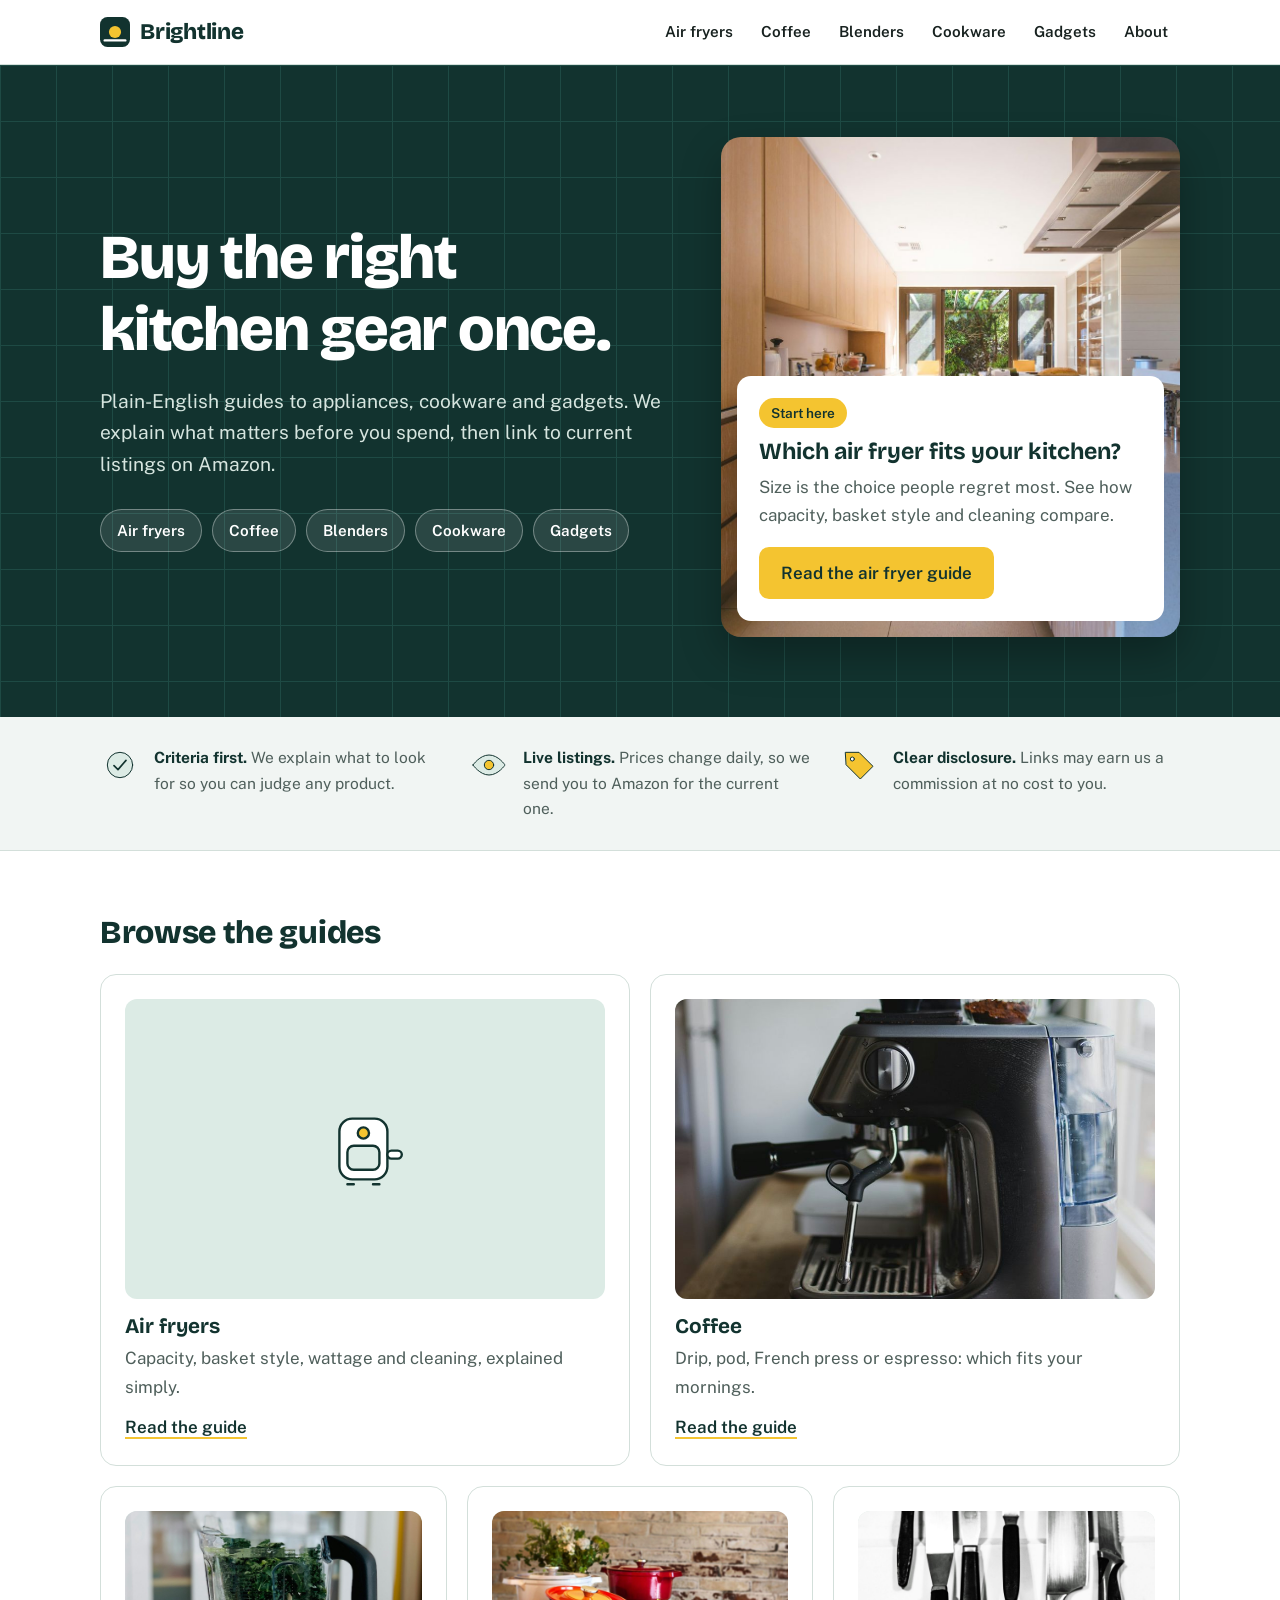
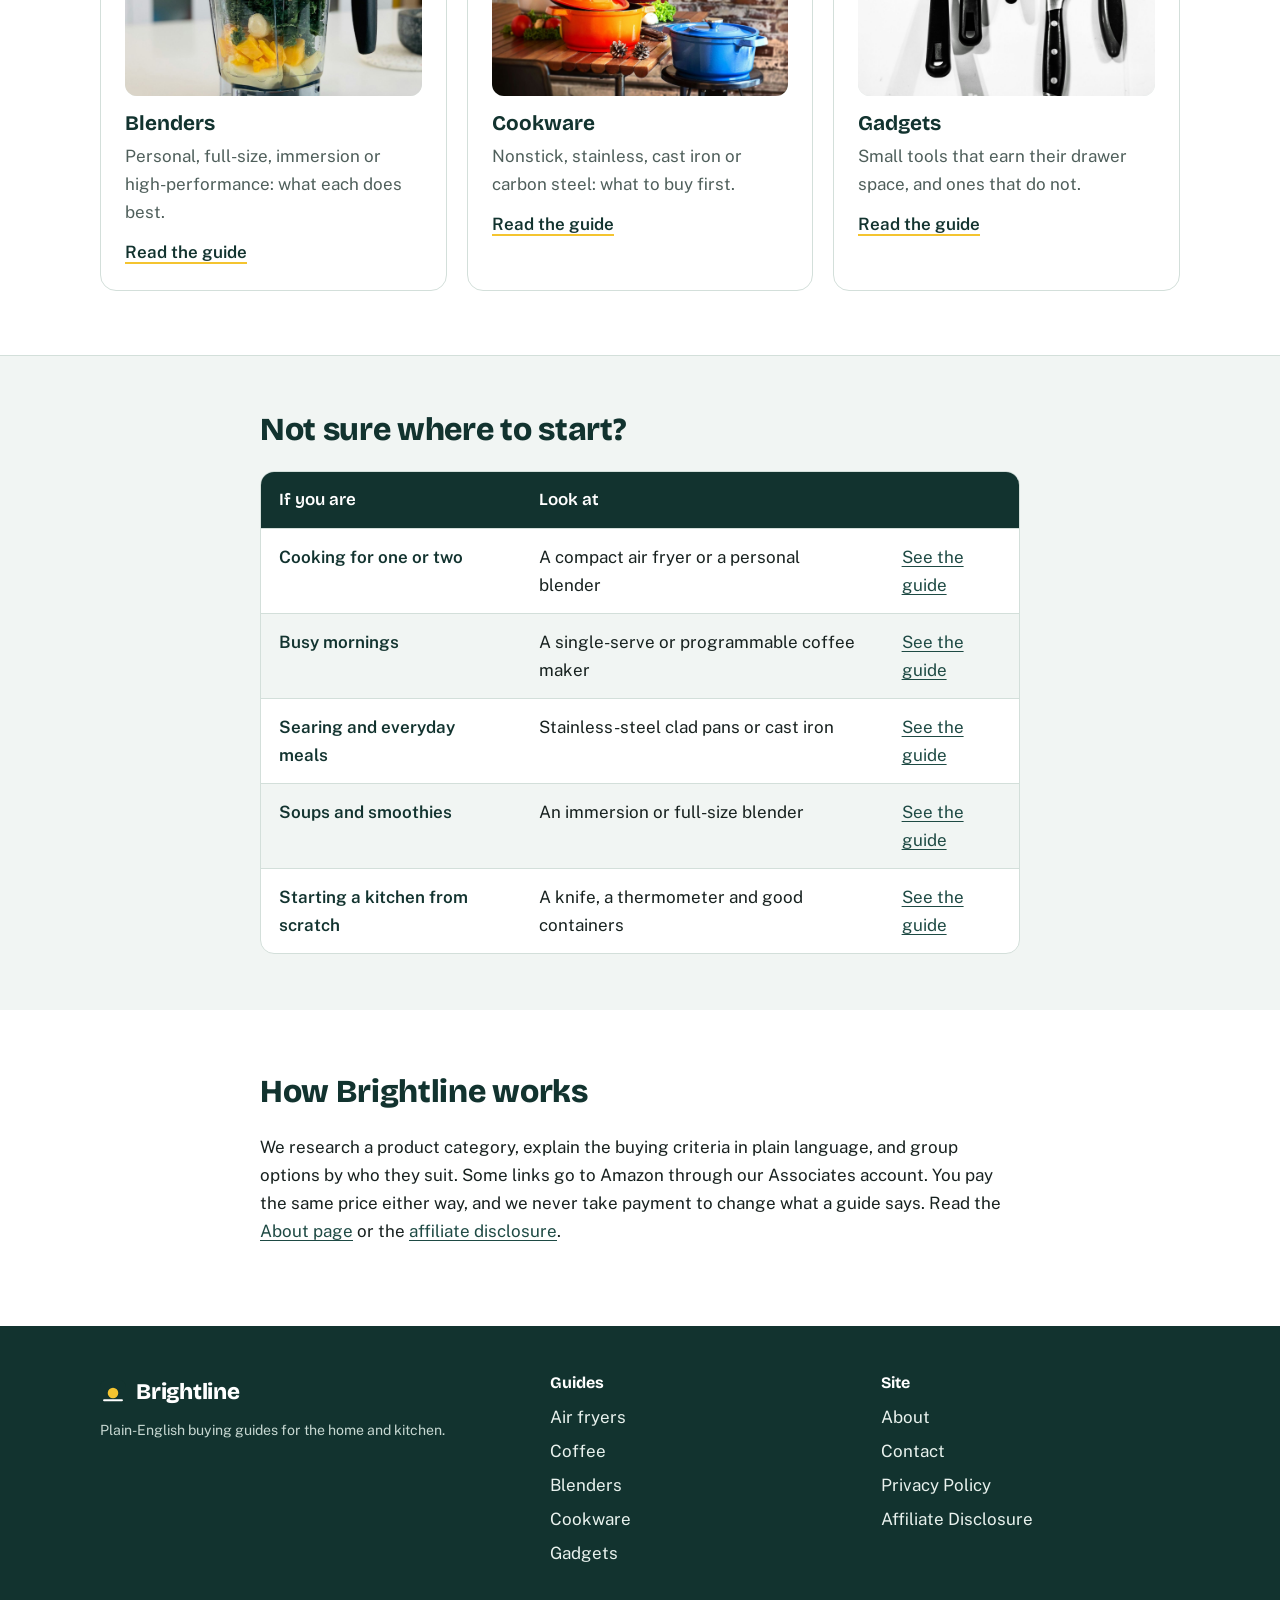
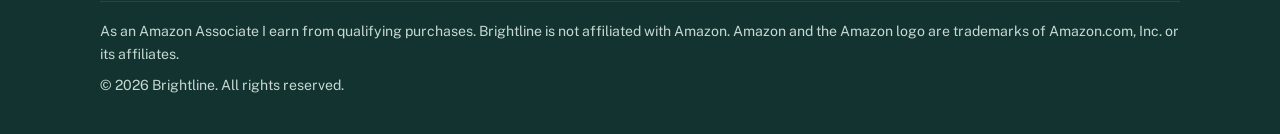
<file: index.html>
<!DOCTYPE html>
<html lang="en">
<head>
<meta charset="UTF-8">
<meta name="viewport" content="width=device-width, initial-scale=1">
<title>Brightline | Home and Kitchen Buying Guides</title>
<meta name="description" content="Brightline publishes plain-English buying guides for kitchen appliances, cookware and gadgets so you can choose with confidence.">
<link rel="icon" href="assets/favicon.svg" type="image/svg+xml">
<link rel="preconnect" href="https://fonts.googleapis.com"><link rel="preconnect" href="https://fonts.gstatic.com" crossorigin><link href="https://fonts.googleapis.com/css2?family=Bricolage+Grotesque:opsz,wght@12..96,600;12..96,800&amp;family=Public+Sans:wght@400;600&amp;display=swap" rel="stylesheet">
<link rel="stylesheet" href="style.css">
</head>
<body>
<header class="site"><div class="wrap bar">
<a class="brand" href="index.html"><img src="assets/favicon.svg" alt="" width="30" height="30"><span>Brightline</span></a>
<nav aria-label="Main"><a href="air-fryers.html">Air fryers</a><a href="coffee-makers.html">Coffee</a><a href="blenders.html">Blenders</a><a href="cookware.html">Cookware</a><a href="kitchen-gadgets.html">Gadgets</a><a href="about.html">About</a></nav>
</div></header>
<main>
<section class="hero"><div class="wrap herogrid">
<div class="herotext">
<h1>Buy the right kitchen gear once.</h1>
<p class="lede">Plain-English guides to appliances, cookware and gadgets. We explain what matters before you spend, then link to current listings on Amazon.</p>
<div class="chips" role="list"><a role="listitem" href="air-fryers.html">Air fryers</a><a role="listitem" href="coffee-makers.html">Coffee</a><a role="listitem" href="blenders.html">Blenders</a><a role="listitem" href="cookware.html">Cookware</a><a role="listitem" href="kitchen-gadgets.html">Gadgets</a></div>
</div>
<aside class="spot" aria-label="Featured guide">
<img src="assets/img/kitchen.jpg" alt="A bright kitchen with wooden cabinets and a stone-topped island">
<div class="spotcap"><span class="badge">Start here</span>
<h2>Which air fryer fits your kitchen?</h2>
<p>Size is the choice people regret most. See how capacity, basket style and cleaning compare.</p>
<a class="btn" href="air-fryers.html">Read the air fryer guide</a></div>
</aside>
</div></section>
<section class="trust"><div class="wrap trustgrid">
<div><img src="assets/icon-check.svg" alt="" width="40" height="40"><p><strong>Criteria first.</strong> We explain what to look for so you can judge any product.</p></div>
<div><img src="assets/icon-eye.svg" alt="" width="40" height="40"><p><strong>Live listings.</strong> Prices change daily, so we send you to Amazon for the current one.</p></div>
<div><img src="assets/icon-tag.svg" alt="" width="40" height="40"><p><strong>Clear disclosure.</strong> Links may earn us a commission at no cost to you.</p></div>
</div></section>
<section class="pad"><div class="wrap"><h2 class="sec">Browse the guides</h2><div class="gcards five"><a class="gcard" href="air-fryers.html"><div class="gmedia icon"><img src="assets/icon-airfryer.svg" alt="" width="96" height="96"></div><h3>Air fryers</h3><p>Capacity, basket style, wattage and cleaning, explained simply.</p><span class="more">Read the guide</span></a><a class="gcard" href="coffee-makers.html"><div class="gmedia"><img src="assets/img/coffee.jpg" alt="An espresso machine on a wooden counter" loading="lazy" style="object-position:50% 60%"></div><h3>Coffee</h3><p>Drip, pod, French press or espresso: which fits your mornings.</p><span class="more">Read the guide</span></a><a class="gcard" href="blenders.html"><div class="gmedia"><img src="assets/img/blender.jpg" alt="A blender jar filled with kale and fruit" loading="lazy" style="object-position:50% 55%"></div><h3>Blenders</h3><p>Personal, full-size, immersion or high-performance: what each does best.</p><span class="more">Read the guide</span></a><a class="gcard" href="cookware.html"><div class="gmedia"><img src="assets/img/dutch-ovens.jpg" alt="Colorful enameled cast-iron pots" loading="lazy" style="object-position:50% 60%"></div><h3>Cookware</h3><p>Nonstick, stainless, cast iron or carbon steel: what to buy first.</p><span class="more">Read the guide</span></a><a class="gcard" href="kitchen-gadgets.html"><div class="gmedia"><img src="assets/img/knives.jpg" alt="Kitchen knives and spatulas on a rack" loading="lazy" style="object-position:75% 45%"></div><h3>Gadgets</h3><p>Small tools that earn their drawer space, and ones that do not.</p><span class="more">Read the guide</span></a></div></div></section>
<section class="band"><div class="wrap narrow"><h2 class="sec">Not sure where to start?</h2>
<div class="tablewrap"><table><thead><tr><th scope="col">If you are</th><th scope="col">Look at</th><th scope="col"><span class="sr">Link</span></th></tr></thead><tbody><tr><th scope="row">Cooking for one or two</th><td>A compact air fryer or a personal blender</td><td><a href="air-fryers.html">See the guide</a></td></tr><tr><th scope="row">Busy mornings</th><td>A single-serve or programmable coffee maker</td><td><a href="coffee-makers.html">See the guide</a></td></tr><tr><th scope="row">Searing and everyday meals</th><td>Stainless-steel clad pans or cast iron</td><td><a href="cookware.html">See the guide</a></td></tr><tr><th scope="row">Soups and smoothies</th><td>An immersion or full-size blender</td><td><a href="blenders.html">See the guide</a></td></tr><tr><th scope="row">Starting a kitchen from scratch</th><td>A knife, a thermometer and good containers</td><td><a href="kitchen-gadgets.html">See the guide</a></td></tr></tbody></table></div>
</div></section>
<section class="pad"><div class="wrap narrow"><h2 class="sec">How Brightline works</h2>
<p>We research a product category, explain the buying criteria in plain language, and group options by who they suit. Some links go to Amazon through our Associates account. You pay the same price either way, and we never take payment to change what a guide says. Read the <a href="about.html">About page</a> or the <a href="disclosure.html">affiliate disclosure</a>.</p></div></section>
</main><footer class="site"><div class="wrap">
<div class="fcols">
<div><a class="brand light" href="index.html"><img src="assets/favicon.svg" alt="" width="26" height="26"><span>Brightline</span></a>
<p class="fine">Plain-English buying guides for the home and kitchen.</p></div>
<div><h2>Guides</h2><ul><li><a href="air-fryers.html">Air fryers</a></li><li><a href="coffee-makers.html">Coffee</a></li><li><a href="blenders.html">Blenders</a></li><li><a href="cookware.html">Cookware</a></li><li><a href="kitchen-gadgets.html">Gadgets</a></li></ul></div>
<div><h2>Site</h2><ul><li><a href="about.html">About</a></li><li><a href="contact.html">Contact</a></li><li><a href="privacy.html">Privacy Policy</a></li><li><a href="disclosure.html">Affiliate Disclosure</a></li></ul></div>
</div>
<p class="fine disc">As an Amazon Associate I earn from qualifying purchases. Brightline is not affiliated with Amazon. Amazon and the Amazon logo are trademarks of Amazon.com, Inc. or its affiliates.</p>
<p class="fine">&copy; 2026 Brightline. All rights reserved.</p>
</div></footer>
</body>
</html>
</file>
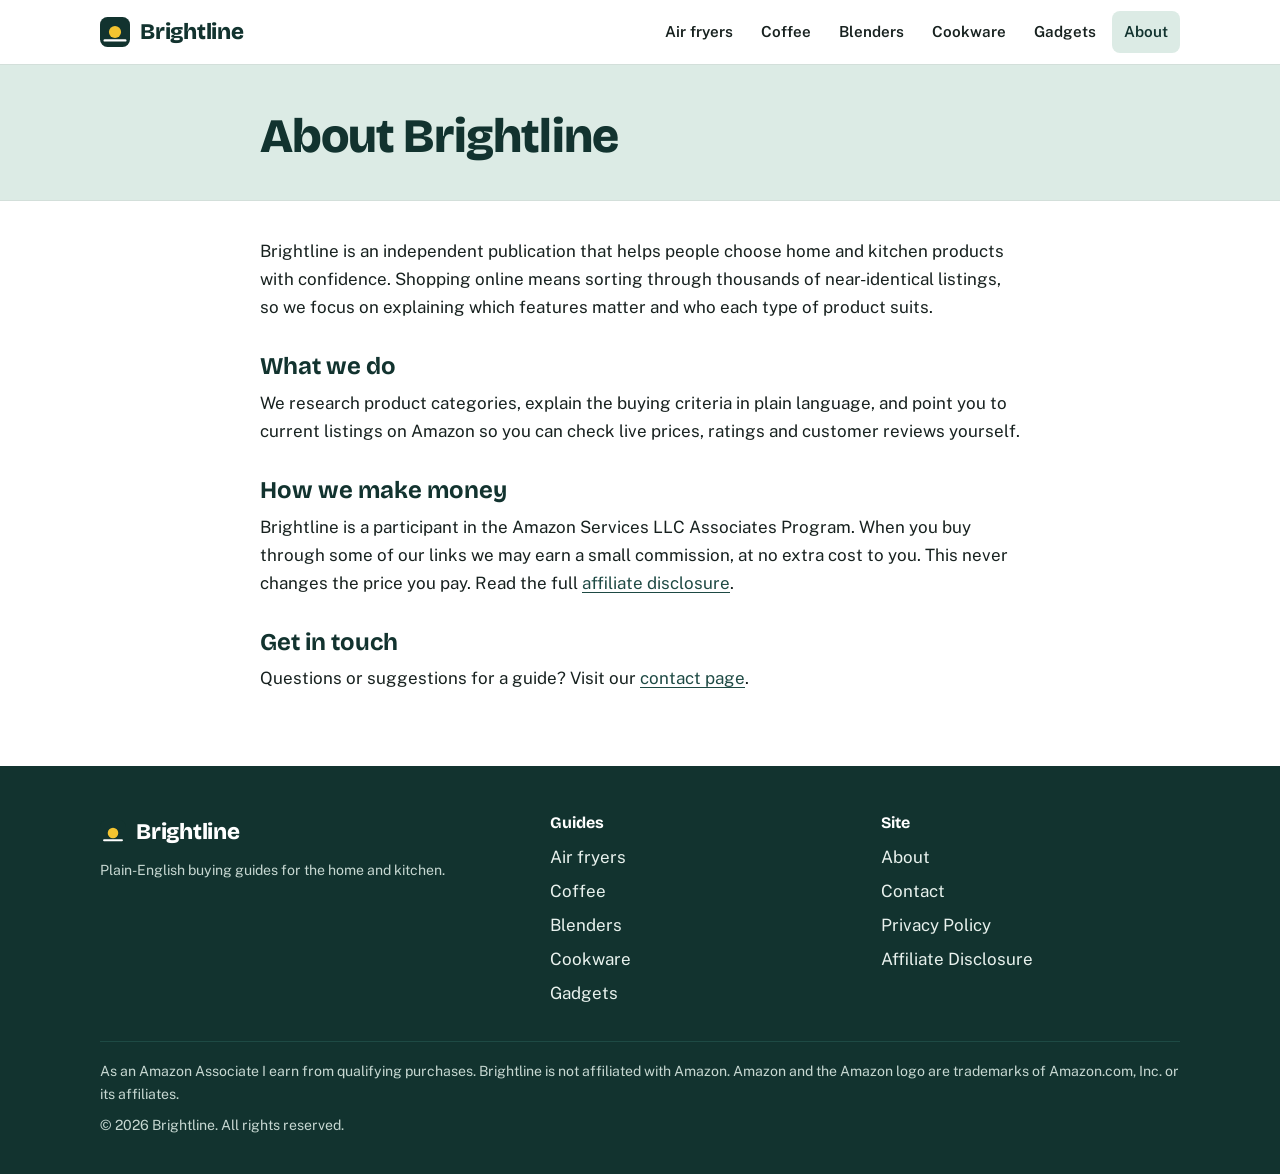
<file: about.html>
<!DOCTYPE html>
<html lang="en">
<head>
<meta charset="UTF-8">
<meta name="viewport" content="width=device-width, initial-scale=1">
<title>About Brightline | Brightline</title>
<meta name="description" content="About Brightline and how we write our home and kitchen buying guides.">
<link rel="icon" href="assets/favicon.svg" type="image/svg+xml">
<link rel="preconnect" href="https://fonts.googleapis.com"><link rel="preconnect" href="https://fonts.gstatic.com" crossorigin><link href="https://fonts.googleapis.com/css2?family=Bricolage+Grotesque:opsz,wght@12..96,600;12..96,800&amp;family=Public+Sans:wght@400;600&amp;display=swap" rel="stylesheet">
<link rel="stylesheet" href="style.css">
</head>
<body>
<header class="site"><div class="wrap bar">
<a class="brand" href="index.html"><img src="assets/favicon.svg" alt="" width="30" height="30"><span>Brightline</span></a>
<nav aria-label="Main"><a href="air-fryers.html">Air fryers</a><a href="coffee-makers.html">Coffee</a><a href="blenders.html">Blenders</a><a href="cookware.html">Cookware</a><a href="kitchen-gadgets.html">Gadgets</a><a href="about.html" aria-current="page">About</a></nav>
</div></header>
<main><div class="guide-head"><div class="wrap narrow"><h1>About Brightline</h1></div></div><div class="wrap narrow prose">
<p>Brightline is an independent publication that helps people choose home and kitchen products with confidence. Shopping online means sorting through thousands of near-identical listings, so we focus on explaining which features matter and who each type of product suits.</p>
<h2>What we do</h2>
<p>We research product categories, explain the buying criteria in plain language, and point you to current listings on Amazon so you can check live prices, ratings and customer reviews yourself.</p>
<h2>How we make money</h2>
<p>Brightline is a participant in the Amazon Services LLC Associates Program. When you buy through some of our links we may earn a small commission, at no extra cost to you. This never changes the price you pay. Read the full <a href="disclosure.html">affiliate disclosure</a>.</p>
<h2>Get in touch</h2>
<p>Questions or suggestions for a guide? Visit our <a href="contact.html">contact page</a>.</p></div></main><footer class="site"><div class="wrap">
<div class="fcols">
<div><a class="brand light" href="index.html"><img src="assets/favicon.svg" alt="" width="26" height="26"><span>Brightline</span></a>
<p class="fine">Plain-English buying guides for the home and kitchen.</p></div>
<div><h2>Guides</h2><ul><li><a href="air-fryers.html">Air fryers</a></li><li><a href="coffee-makers.html">Coffee</a></li><li><a href="blenders.html">Blenders</a></li><li><a href="cookware.html">Cookware</a></li><li><a href="kitchen-gadgets.html">Gadgets</a></li></ul></div>
<div><h2>Site</h2><ul><li><a href="about.html">About</a></li><li><a href="contact.html">Contact</a></li><li><a href="privacy.html">Privacy Policy</a></li><li><a href="disclosure.html">Affiliate Disclosure</a></li></ul></div>
</div>
<p class="fine disc">As an Amazon Associate I earn from qualifying purchases. Brightline is not affiliated with Amazon. Amazon and the Amazon logo are trademarks of Amazon.com, Inc. or its affiliates.</p>
<p class="fine">&copy; 2026 Brightline. All rights reserved.</p>
</div></footer>
</body>
</html>
</file>
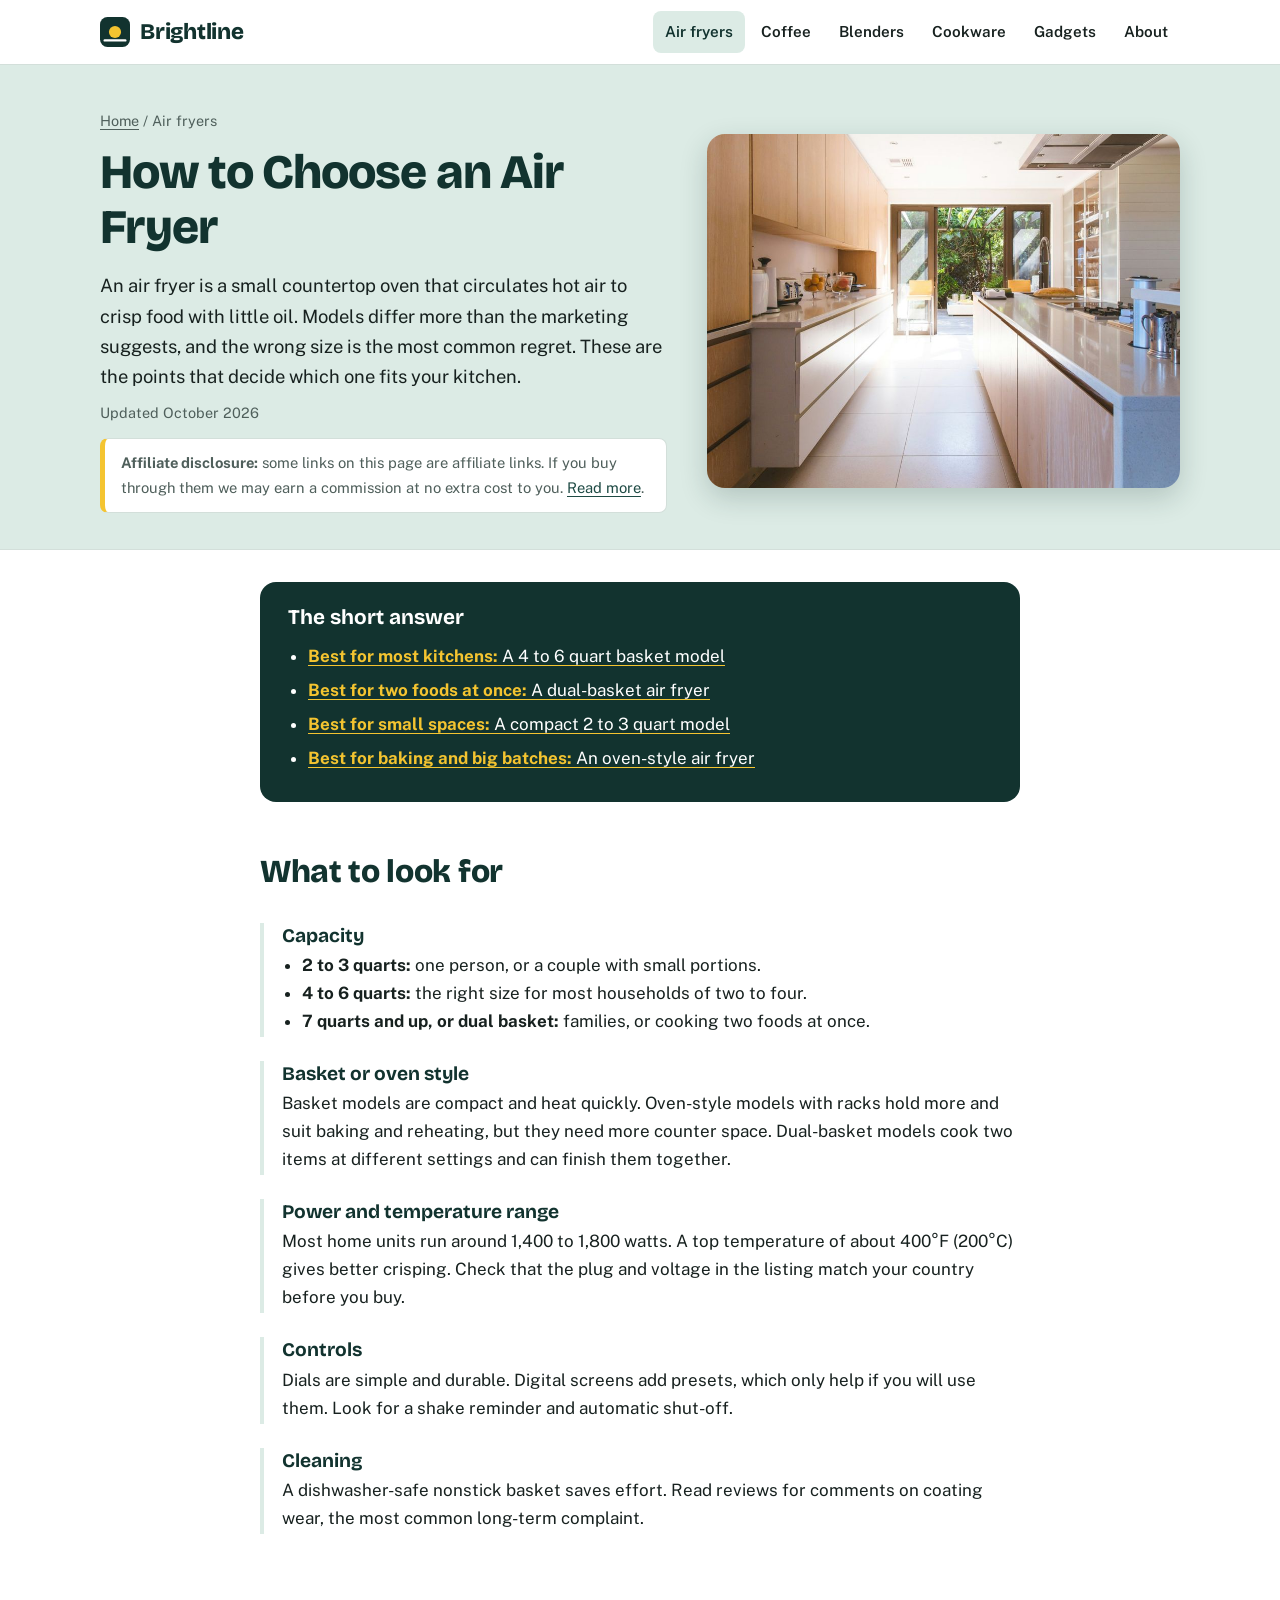
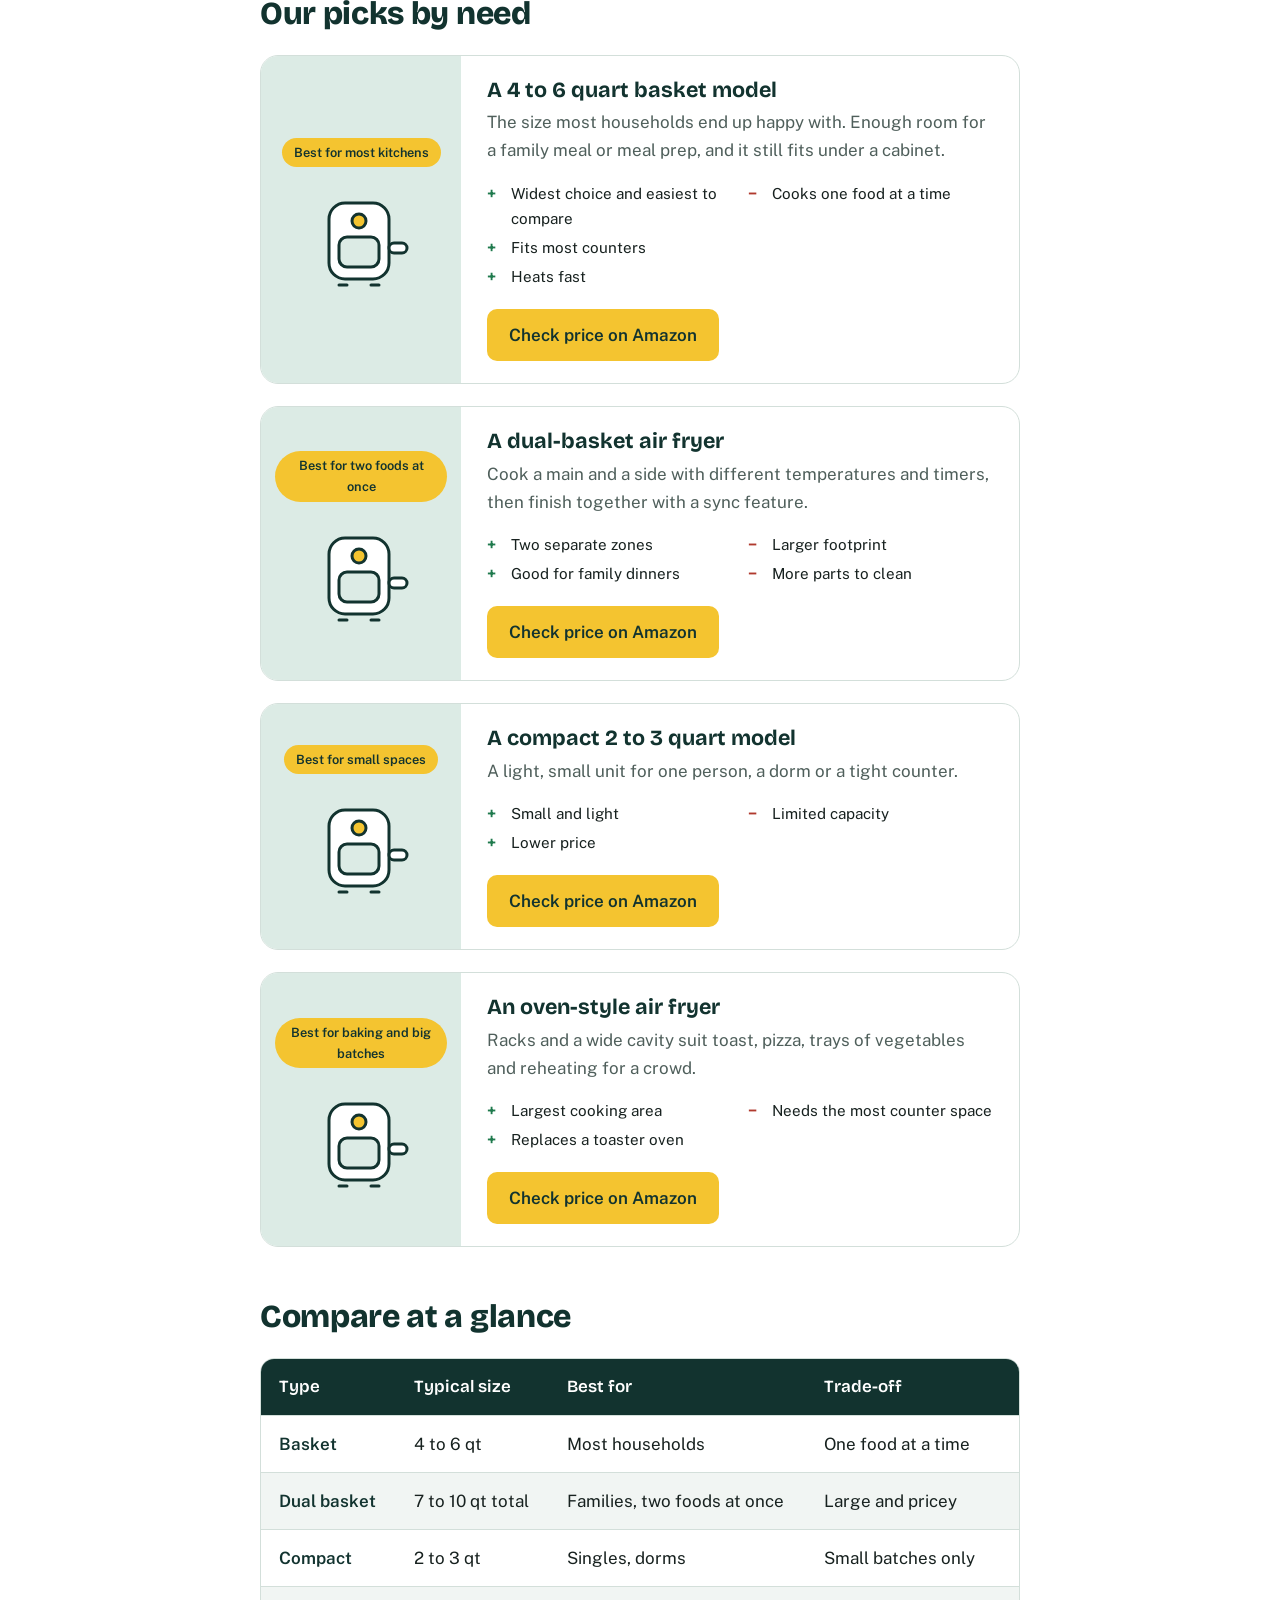
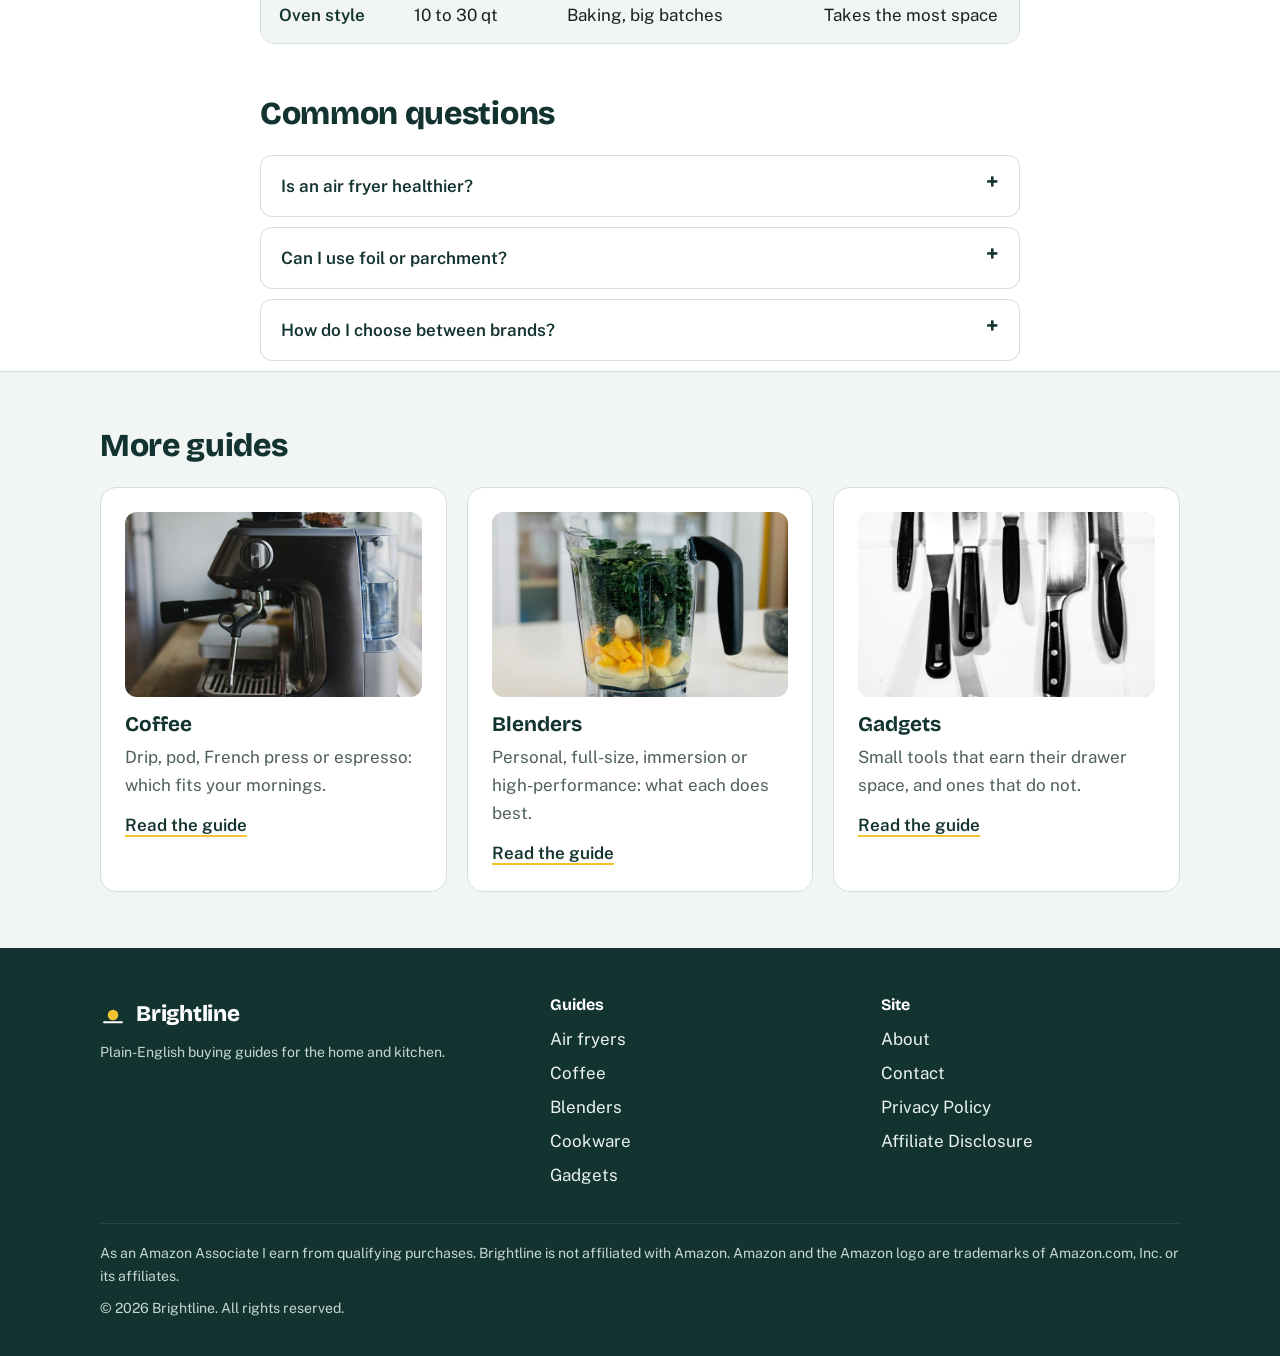
<file: air-fryers.html>
<!DOCTYPE html>
<html lang="en">
<head>
<meta charset="UTF-8">
<meta name="viewport" content="width=device-width, initial-scale=1">
<title>How to Choose an Air Fryer | Brightline</title>
<meta name="description" content="A plain-English guide to choosing an air fryer: capacity, basket style, wattage, controls and cleaning.">
<link rel="icon" href="assets/favicon.svg" type="image/svg+xml">
<link rel="preconnect" href="https://fonts.googleapis.com"><link rel="preconnect" href="https://fonts.gstatic.com" crossorigin><link href="https://fonts.googleapis.com/css2?family=Bricolage+Grotesque:opsz,wght@12..96,600;12..96,800&amp;family=Public+Sans:wght@400;600&amp;display=swap" rel="stylesheet">
<link rel="stylesheet" href="style.css">
</head>
<body>
<header class="site"><div class="wrap bar">
<a class="brand" href="index.html"><img src="assets/favicon.svg" alt="" width="30" height="30"><span>Brightline</span></a>
<nav aria-label="Main"><a href="air-fryers.html" aria-current="page">Air fryers</a><a href="coffee-makers.html">Coffee</a><a href="blenders.html">Blenders</a><a href="cookware.html">Cookware</a><a href="kitchen-gadgets.html">Gadgets</a><a href="about.html">About</a></nav>
</div></header>
<main>
<div class="guide-head"><div class="wrap headgrid">
<div class="headtext">
<p class="crumbs"><a href="index.html">Home</a> / Air fryers</p>
<h1>How to Choose an Air Fryer</h1>
<p class="lede">An air fryer is a small countertop oven that circulates hot air to crisp food with little oil. Models differ more than the marketing suggests, and the wrong size is the most common regret. These are the points that decide which one fits your kitchen.</p>
<p class="meta">Updated October 2026</p>
<p class="notice"><strong>Affiliate disclosure:</strong> some links on this page are affiliate links. If you buy through them we may earn a commission at no extra cost to you. <a href="disclosure.html">Read more</a>.</p>
</div>
<figure class="headphoto"><img src="assets/img/kitchen.jpg" alt="A bright kitchen with wooden cabinets and a stone-topped island" style="object-position:28% 62%"></figure>
</div></div>
<div class="wrap narrow">
<aside class="quick" aria-label="Quick answer"><h2>The short answer</h2><ul><li><a href="#pick0"><strong>Best for most kitchens:</strong> A 4 to 6 quart basket model</a></li><li><a href="#pick1"><strong>Best for two foods at once:</strong> A dual-basket air fryer</a></li><li><a href="#pick2"><strong>Best for small spaces:</strong> A compact 2 to 3 quart model</a></li><li><a href="#pick3"><strong>Best for baking and big batches:</strong> An oven-style air fryer</a></li></ul></aside>
<h2 class="sec">What to look for</h2>
<div class="crit-wrap"><section class="crit"><h3>Capacity</h3><ul><li><strong>2 to 3 quarts:</strong> one person, or a couple with small portions.</li><li><strong>4 to 6 quarts:</strong> the right size for most households of two to four.</li><li><strong>7 quarts and up, or dual basket:</strong> families, or cooking two foods at once.</li></ul></section><section class="crit"><h3>Basket or oven style</h3><p>Basket models are compact and heat quickly. Oven-style models with racks hold more and suit baking and reheating, but they need more counter space. Dual-basket models cook two items at different settings and can finish them together.</p></section><section class="crit"><h3>Power and temperature range</h3><p>Most home units run around 1,400 to 1,800 watts. A top temperature of about 400&deg;F (200&deg;C) gives better crisping. Check that the plug and voltage in the listing match your country before you buy.</p></section><section class="crit"><h3>Controls</h3><p>Dials are simple and durable. Digital screens add presets, which only help if you will use them. Look for a shake reminder and automatic shut-off.</p></section><section class="crit"><h3>Cleaning</h3><p>A dishwasher-safe nonstick basket saves effort. Read reviews for comments on coating wear, the most common long-term complaint.</p></section></div>
<h2 class="sec">Our picks by need</h2>
<article class="pick" id="pick0">
<div class="pick-art"><span class="badge">Best for most kitchens</span><img src="assets/icon-airfryer.svg" alt="" width="120" height="120"></div>
<div class="pick-body"><h3>A 4 to 6 quart basket model</h3><p>The size most households end up happy with. Enough room for a family meal or meal prep, and it still fits under a cabinet.</p>
<div class="pc"><ul class="pros" aria-label="Good"> <li>Widest choice and easiest to compare</li><li>Fits most counters</li><li>Heats fast</li></ul><ul class="cons" aria-label="Trade-offs"><li>Cooks one food at a time</li></ul></div>
<a class="btn" href="https://www.amazon.com/s?k=air+fryer+5+quart&tag=YOUR-TAG-20" rel="nofollow sponsored noopener" target="_blank">Check price on Amazon</a></div>
</article><article class="pick" id="pick1">
<div class="pick-art"><span class="badge">Best for two foods at once</span><img src="assets/icon-airfryer.svg" alt="" width="120" height="120"></div>
<div class="pick-body"><h3>A dual-basket air fryer</h3><p>Cook a main and a side with different temperatures and timers, then finish together with a sync feature.</p>
<div class="pc"><ul class="pros" aria-label="Good"> <li>Two separate zones</li><li>Good for family dinners</li></ul><ul class="cons" aria-label="Trade-offs"><li>Larger footprint</li><li>More parts to clean</li></ul></div>
<a class="btn" href="https://www.amazon.com/s?k=dual+basket+air+fryer&tag=YOUR-TAG-20" rel="nofollow sponsored noopener" target="_blank">Check price on Amazon</a></div>
</article><article class="pick" id="pick2">
<div class="pick-art"><span class="badge">Best for small spaces</span><img src="assets/icon-airfryer.svg" alt="" width="120" height="120"></div>
<div class="pick-body"><h3>A compact 2 to 3 quart model</h3><p>A light, small unit for one person, a dorm or a tight counter.</p>
<div class="pc"><ul class="pros" aria-label="Good"> <li>Small and light</li><li>Lower price</li></ul><ul class="cons" aria-label="Trade-offs"><li>Limited capacity</li></ul></div>
<a class="btn" href="https://www.amazon.com/s?k=small+air+fryer+2+quart&tag=YOUR-TAG-20" rel="nofollow sponsored noopener" target="_blank">Check price on Amazon</a></div>
</article><article class="pick" id="pick3">
<div class="pick-art"><span class="badge">Best for baking and big batches</span><img src="assets/icon-airfryer.svg" alt="" width="120" height="120"></div>
<div class="pick-body"><h3>An oven-style air fryer</h3><p>Racks and a wide cavity suit toast, pizza, trays of vegetables and reheating for a crowd.</p>
<div class="pc"><ul class="pros" aria-label="Good"> <li>Largest cooking area</li><li>Replaces a toaster oven</li></ul><ul class="cons" aria-label="Trade-offs"><li>Needs the most counter space</li></ul></div>
<a class="btn" href="https://www.amazon.com/s?k=air+fryer+toaster+oven&tag=YOUR-TAG-20" rel="nofollow sponsored noopener" target="_blank">Check price on Amazon</a></div>
</article>
<h2 class="sec">Compare at a glance</h2>
<div class="tablewrap"><table><thead><tr><th scope="col">Type</th><th scope="col">Typical size</th><th scope="col">Best for</th><th scope="col">Trade-off</th></tr></thead><tbody><tr><th scope="row">Basket</th><td>4 to 6 qt</td><td>Most households</td><td>One food at a time</td></tr><tr><th scope="row">Dual basket</th><td>7 to 10 qt total</td><td>Families, two foods at once</td><td>Large and pricey</td></tr><tr><th scope="row">Compact</th><td>2 to 3 qt</td><td>Singles, dorms</td><td>Small batches only</td></tr><tr><th scope="row">Oven style</th><td>10 to 30 qt</td><td>Baking, big batches</td><td>Takes the most space</td></tr></tbody></table></div>
<h2 class="sec">Common questions</h2>
<div class="faq"><details><summary>Is an air fryer healthier?</summary><p>It uses far less oil than deep frying, so fried-style foods can have fewer calories, but the food you cook still matters most.</p></details><details><summary>Can I use foil or parchment?</summary><p>Usually yes, if it does not block airflow and is weighed down by food. Check your manual.</p></details><details><summary>How do I choose between brands?</summary><p>Compare capacity, warranty and recent reviews on the Amazon listing, where current prices and ratings are shown.</p></details></div>
</div>
<section class="band"><div class="wrap"><h2 class="sec">More guides</h2><div class="gcards"><a class="gcard" href="coffee-makers.html"><div class="gmedia"><img src="assets/img/coffee.jpg" alt="An espresso machine on a wooden counter" loading="lazy" style="object-position:50% 60%"></div><h3>Coffee</h3><p>Drip, pod, French press or espresso: which fits your mornings.</p><span class="more">Read the guide</span></a><a class="gcard" href="blenders.html"><div class="gmedia"><img src="assets/img/blender.jpg" alt="A blender jar filled with kale and fruit" loading="lazy" style="object-position:50% 55%"></div><h3>Blenders</h3><p>Personal, full-size, immersion or high-performance: what each does best.</p><span class="more">Read the guide</span></a><a class="gcard" href="kitchen-gadgets.html"><div class="gmedia"><img src="assets/img/knives.jpg" alt="Kitchen knives and spatulas on a rack" loading="lazy" style="object-position:75% 45%"></div><h3>Gadgets</h3><p>Small tools that earn their drawer space, and ones that do not.</p><span class="more">Read the guide</span></a></div></div></section>
</main><footer class="site"><div class="wrap">
<div class="fcols">
<div><a class="brand light" href="index.html"><img src="assets/favicon.svg" alt="" width="26" height="26"><span>Brightline</span></a>
<p class="fine">Plain-English buying guides for the home and kitchen.</p></div>
<div><h2>Guides</h2><ul><li><a href="air-fryers.html">Air fryers</a></li><li><a href="coffee-makers.html">Coffee</a></li><li><a href="blenders.html">Blenders</a></li><li><a href="cookware.html">Cookware</a></li><li><a href="kitchen-gadgets.html">Gadgets</a></li></ul></div>
<div><h2>Site</h2><ul><li><a href="about.html">About</a></li><li><a href="contact.html">Contact</a></li><li><a href="privacy.html">Privacy Policy</a></li><li><a href="disclosure.html">Affiliate Disclosure</a></li></ul></div>
</div>
<p class="fine disc">As an Amazon Associate I earn from qualifying purchases. Brightline is not affiliated with Amazon. Amazon and the Amazon logo are trademarks of Amazon.com, Inc. or its affiliates.</p>
<p class="fine">&copy; 2026 Brightline. All rights reserved.</p>
</div></footer>
</body>
</html>
</file>
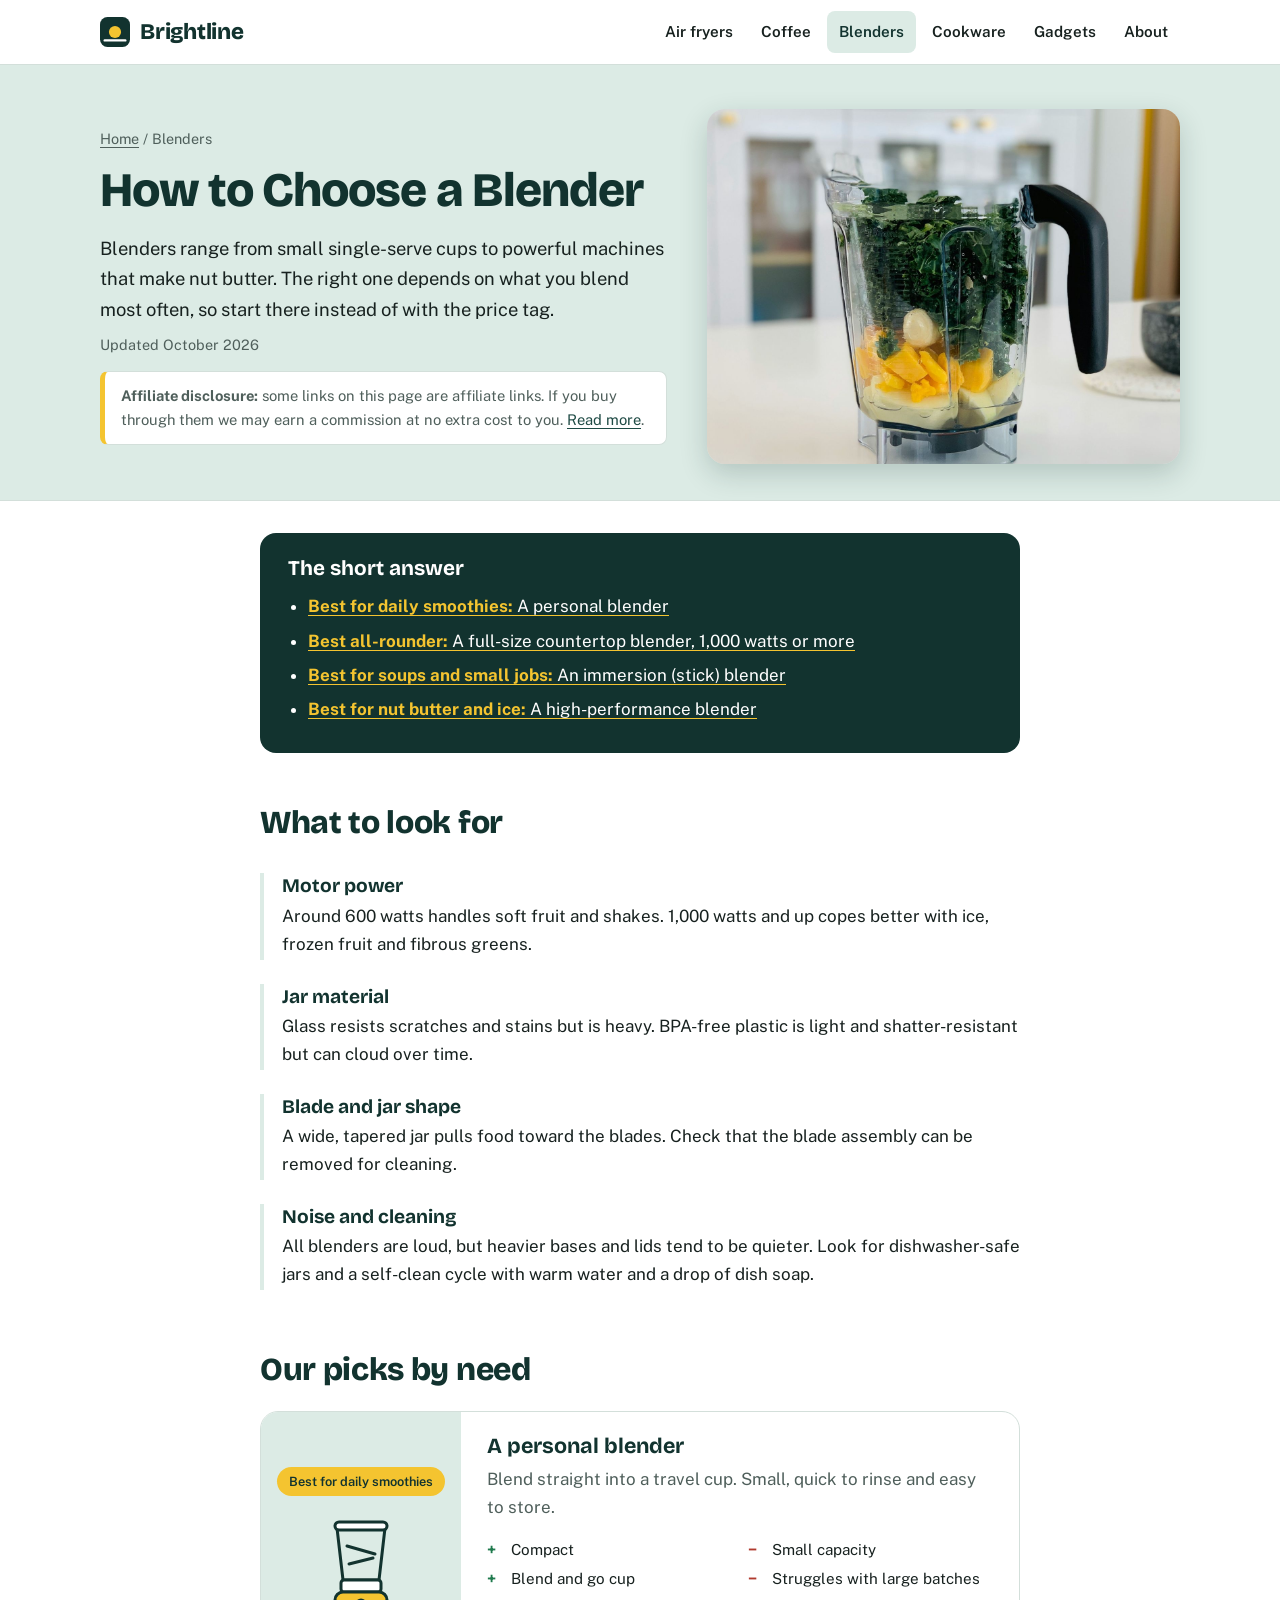
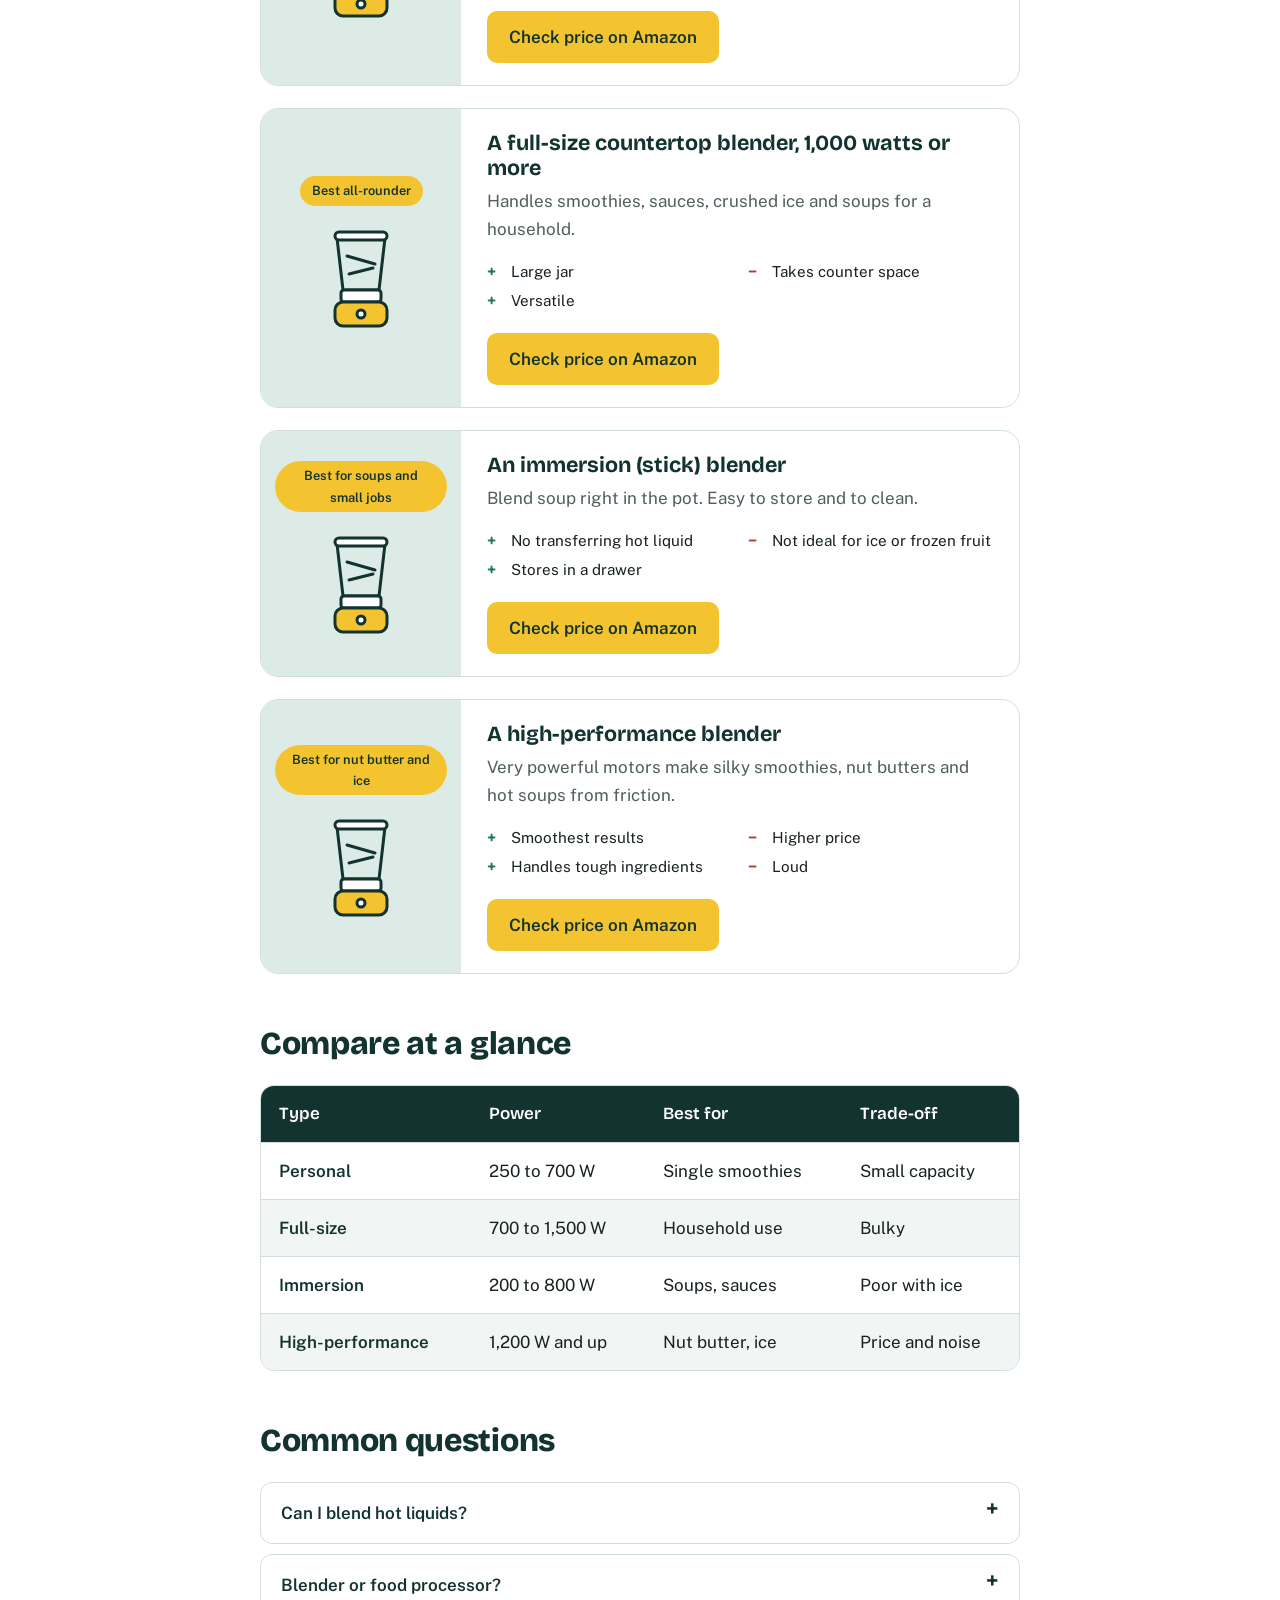
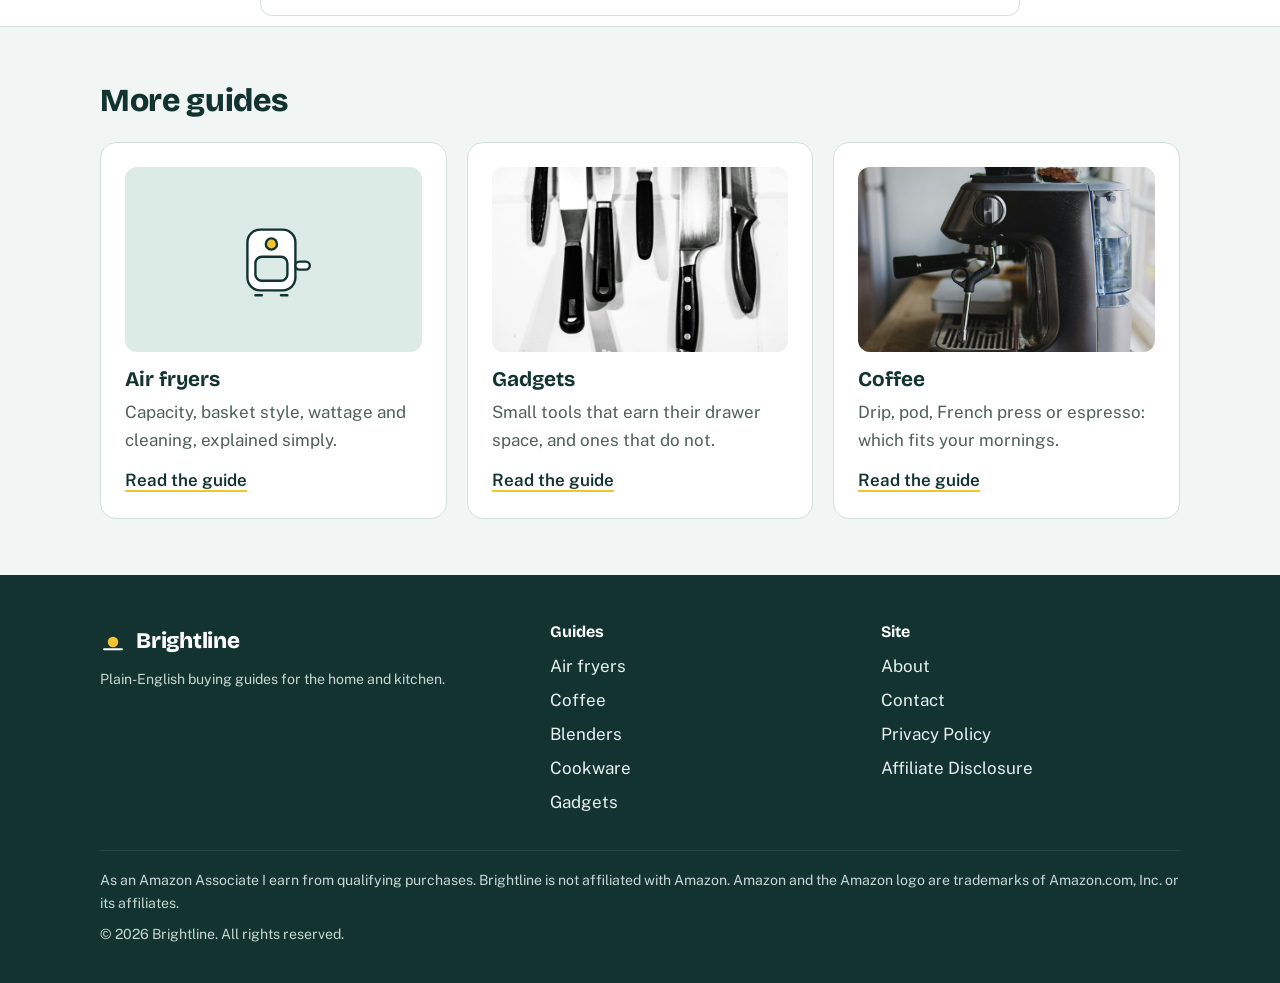
<file: blenders.html>
<!DOCTYPE html>
<html lang="en">
<head>
<meta charset="UTF-8">
<meta name="viewport" content="width=device-width, initial-scale=1">
<title>How to Choose a Blender | Brightline</title>
<meta name="description" content="Personal, full-size, immersion or high-performance? A simple guide to choosing a blender for smoothies, soups and more.">
<link rel="icon" href="assets/favicon.svg" type="image/svg+xml">
<link rel="preconnect" href="https://fonts.googleapis.com"><link rel="preconnect" href="https://fonts.gstatic.com" crossorigin><link href="https://fonts.googleapis.com/css2?family=Bricolage+Grotesque:opsz,wght@12..96,600;12..96,800&amp;family=Public+Sans:wght@400;600&amp;display=swap" rel="stylesheet">
<link rel="stylesheet" href="style.css">
</head>
<body>
<header class="site"><div class="wrap bar">
<a class="brand" href="index.html"><img src="assets/favicon.svg" alt="" width="30" height="30"><span>Brightline</span></a>
<nav aria-label="Main"><a href="air-fryers.html">Air fryers</a><a href="coffee-makers.html">Coffee</a><a href="blenders.html" aria-current="page">Blenders</a><a href="cookware.html">Cookware</a><a href="kitchen-gadgets.html">Gadgets</a><a href="about.html">About</a></nav>
</div></header>
<main>
<div class="guide-head"><div class="wrap headgrid">
<div class="headtext">
<p class="crumbs"><a href="index.html">Home</a> / Blenders</p>
<h1>How to Choose a Blender</h1>
<p class="lede">Blenders range from small single-serve cups to powerful machines that make nut butter. The right one depends on what you blend most often, so start there instead of with the price tag.</p>
<p class="meta">Updated October 2026</p>
<p class="notice"><strong>Affiliate disclosure:</strong> some links on this page are affiliate links. If you buy through them we may earn a commission at no extra cost to you. <a href="disclosure.html">Read more</a>.</p>
</div>
<figure class="headphoto"><img src="assets/img/blender.jpg" alt="A blender jar filled with kale and fruit on a white counter" style="object-position:50% 50%"></figure>
</div></div>
<div class="wrap narrow">
<aside class="quick" aria-label="Quick answer"><h2>The short answer</h2><ul><li><a href="#pick0"><strong>Best for daily smoothies:</strong> A personal blender</a></li><li><a href="#pick1"><strong>Best all-rounder:</strong> A full-size countertop blender, 1,000 watts or more</a></li><li><a href="#pick2"><strong>Best for soups and small jobs:</strong> An immersion (stick) blender</a></li><li><a href="#pick3"><strong>Best for nut butter and ice:</strong> A high-performance blender</a></li></ul></aside>
<h2 class="sec">What to look for</h2>
<div class="crit-wrap"><section class="crit"><h3>Motor power</h3><p>Around 600 watts handles soft fruit and shakes. 1,000 watts and up copes better with ice, frozen fruit and fibrous greens.</p></section><section class="crit"><h3>Jar material</h3><p>Glass resists scratches and stains but is heavy. BPA-free plastic is light and shatter-resistant but can cloud over time.</p></section><section class="crit"><h3>Blade and jar shape</h3><p>A wide, tapered jar pulls food toward the blades. Check that the blade assembly can be removed for cleaning.</p></section><section class="crit"><h3>Noise and cleaning</h3><p>All blenders are loud, but heavier bases and lids tend to be quieter. Look for dishwasher-safe jars and a self-clean cycle with warm water and a drop of dish soap.</p></section></div>
<h2 class="sec">Our picks by need</h2>
<article class="pick" id="pick0">
<div class="pick-art"><span class="badge">Best for daily smoothies</span><img src="assets/icon-blender.svg" alt="" width="120" height="120"></div>
<div class="pick-body"><h3>A personal blender</h3><p>Blend straight into a travel cup. Small, quick to rinse and easy to store.</p>
<div class="pc"><ul class="pros" aria-label="Good"> <li>Compact</li><li>Blend and go cup</li></ul><ul class="cons" aria-label="Trade-offs"><li>Small capacity</li><li>Struggles with large batches</li></ul></div>
<a class="btn" href="https://www.amazon.com/s?k=personal+blender+smoothie&tag=YOUR-TAG-20" rel="nofollow sponsored noopener" target="_blank">Check price on Amazon</a></div>
</article><article class="pick" id="pick1">
<div class="pick-art"><span class="badge">Best all-rounder</span><img src="assets/icon-blender.svg" alt="" width="120" height="120"></div>
<div class="pick-body"><h3>A full-size countertop blender, 1,000 watts or more</h3><p>Handles smoothies, sauces, crushed ice and soups for a household.</p>
<div class="pc"><ul class="pros" aria-label="Good"> <li>Large jar</li><li>Versatile</li></ul><ul class="cons" aria-label="Trade-offs"><li>Takes counter space</li></ul></div>
<a class="btn" href="https://www.amazon.com/s?k=countertop+blender+1000+watt&tag=YOUR-TAG-20" rel="nofollow sponsored noopener" target="_blank">Check price on Amazon</a></div>
</article><article class="pick" id="pick2">
<div class="pick-art"><span class="badge">Best for soups and small jobs</span><img src="assets/icon-blender.svg" alt="" width="120" height="120"></div>
<div class="pick-body"><h3>An immersion (stick) blender</h3><p>Blend soup right in the pot. Easy to store and to clean.</p>
<div class="pc"><ul class="pros" aria-label="Good"> <li>No transferring hot liquid</li><li>Stores in a drawer</li></ul><ul class="cons" aria-label="Trade-offs"><li>Not ideal for ice or frozen fruit</li></ul></div>
<a class="btn" href="https://www.amazon.com/s?k=immersion+blender&tag=YOUR-TAG-20" rel="nofollow sponsored noopener" target="_blank">Check price on Amazon</a></div>
</article><article class="pick" id="pick3">
<div class="pick-art"><span class="badge">Best for nut butter and ice</span><img src="assets/icon-blender.svg" alt="" width="120" height="120"></div>
<div class="pick-body"><h3>A high-performance blender</h3><p>Very powerful motors make silky smoothies, nut butters and hot soups from friction.</p>
<div class="pc"><ul class="pros" aria-label="Good"> <li>Smoothest results</li><li>Handles tough ingredients</li></ul><ul class="cons" aria-label="Trade-offs"><li>Higher price</li><li>Loud</li></ul></div>
<a class="btn" href="https://www.amazon.com/s?k=high+performance+blender&tag=YOUR-TAG-20" rel="nofollow sponsored noopener" target="_blank">Check price on Amazon</a></div>
</article>
<h2 class="sec">Compare at a glance</h2>
<div class="tablewrap"><table><thead><tr><th scope="col">Type</th><th scope="col">Power</th><th scope="col">Best for</th><th scope="col">Trade-off</th></tr></thead><tbody><tr><th scope="row">Personal</th><td>250 to 700 W</td><td>Single smoothies</td><td>Small capacity</td></tr><tr><th scope="row">Full-size</th><td>700 to 1,500 W</td><td>Household use</td><td>Bulky</td></tr><tr><th scope="row">Immersion</th><td>200 to 800 W</td><td>Soups, sauces</td><td>Poor with ice</td></tr><tr><th scope="row">High-performance</th><td>1,200 W and up</td><td>Nut butter, ice</td><td>Price and noise</td></tr></tbody></table></div>
<h2 class="sec">Common questions</h2>
<div class="faq"><details><summary>Can I blend hot liquids?</summary><p>Only if the manual says so. Fill the jar no more than halfway and vent the lid, since steam builds pressure.</p></details><details><summary>Blender or food processor?</summary><p>A blender is for liquids and smoothies. A food processor is for chopping, slicing and doughs.</p></details></div>
</div>
<section class="band"><div class="wrap"><h2 class="sec">More guides</h2><div class="gcards"><a class="gcard" href="air-fryers.html"><div class="gmedia icon"><img src="assets/icon-airfryer.svg" alt="" width="96" height="96"></div><h3>Air fryers</h3><p>Capacity, basket style, wattage and cleaning, explained simply.</p><span class="more">Read the guide</span></a><a class="gcard" href="kitchen-gadgets.html"><div class="gmedia"><img src="assets/img/knives.jpg" alt="Kitchen knives and spatulas on a rack" loading="lazy" style="object-position:75% 45%"></div><h3>Gadgets</h3><p>Small tools that earn their drawer space, and ones that do not.</p><span class="more">Read the guide</span></a><a class="gcard" href="coffee-makers.html"><div class="gmedia"><img src="assets/img/coffee.jpg" alt="An espresso machine on a wooden counter" loading="lazy" style="object-position:50% 60%"></div><h3>Coffee</h3><p>Drip, pod, French press or espresso: which fits your mornings.</p><span class="more">Read the guide</span></a></div></div></section>
</main><footer class="site"><div class="wrap">
<div class="fcols">
<div><a class="brand light" href="index.html"><img src="assets/favicon.svg" alt="" width="26" height="26"><span>Brightline</span></a>
<p class="fine">Plain-English buying guides for the home and kitchen.</p></div>
<div><h2>Guides</h2><ul><li><a href="air-fryers.html">Air fryers</a></li><li><a href="coffee-makers.html">Coffee</a></li><li><a href="blenders.html">Blenders</a></li><li><a href="cookware.html">Cookware</a></li><li><a href="kitchen-gadgets.html">Gadgets</a></li></ul></div>
<div><h2>Site</h2><ul><li><a href="about.html">About</a></li><li><a href="contact.html">Contact</a></li><li><a href="privacy.html">Privacy Policy</a></li><li><a href="disclosure.html">Affiliate Disclosure</a></li></ul></div>
</div>
<p class="fine disc">As an Amazon Associate I earn from qualifying purchases. Brightline is not affiliated with Amazon. Amazon and the Amazon logo are trademarks of Amazon.com, Inc. or its affiliates.</p>
<p class="fine">&copy; 2026 Brightline. All rights reserved.</p>
</div></footer>
</body>
</html>
</file>
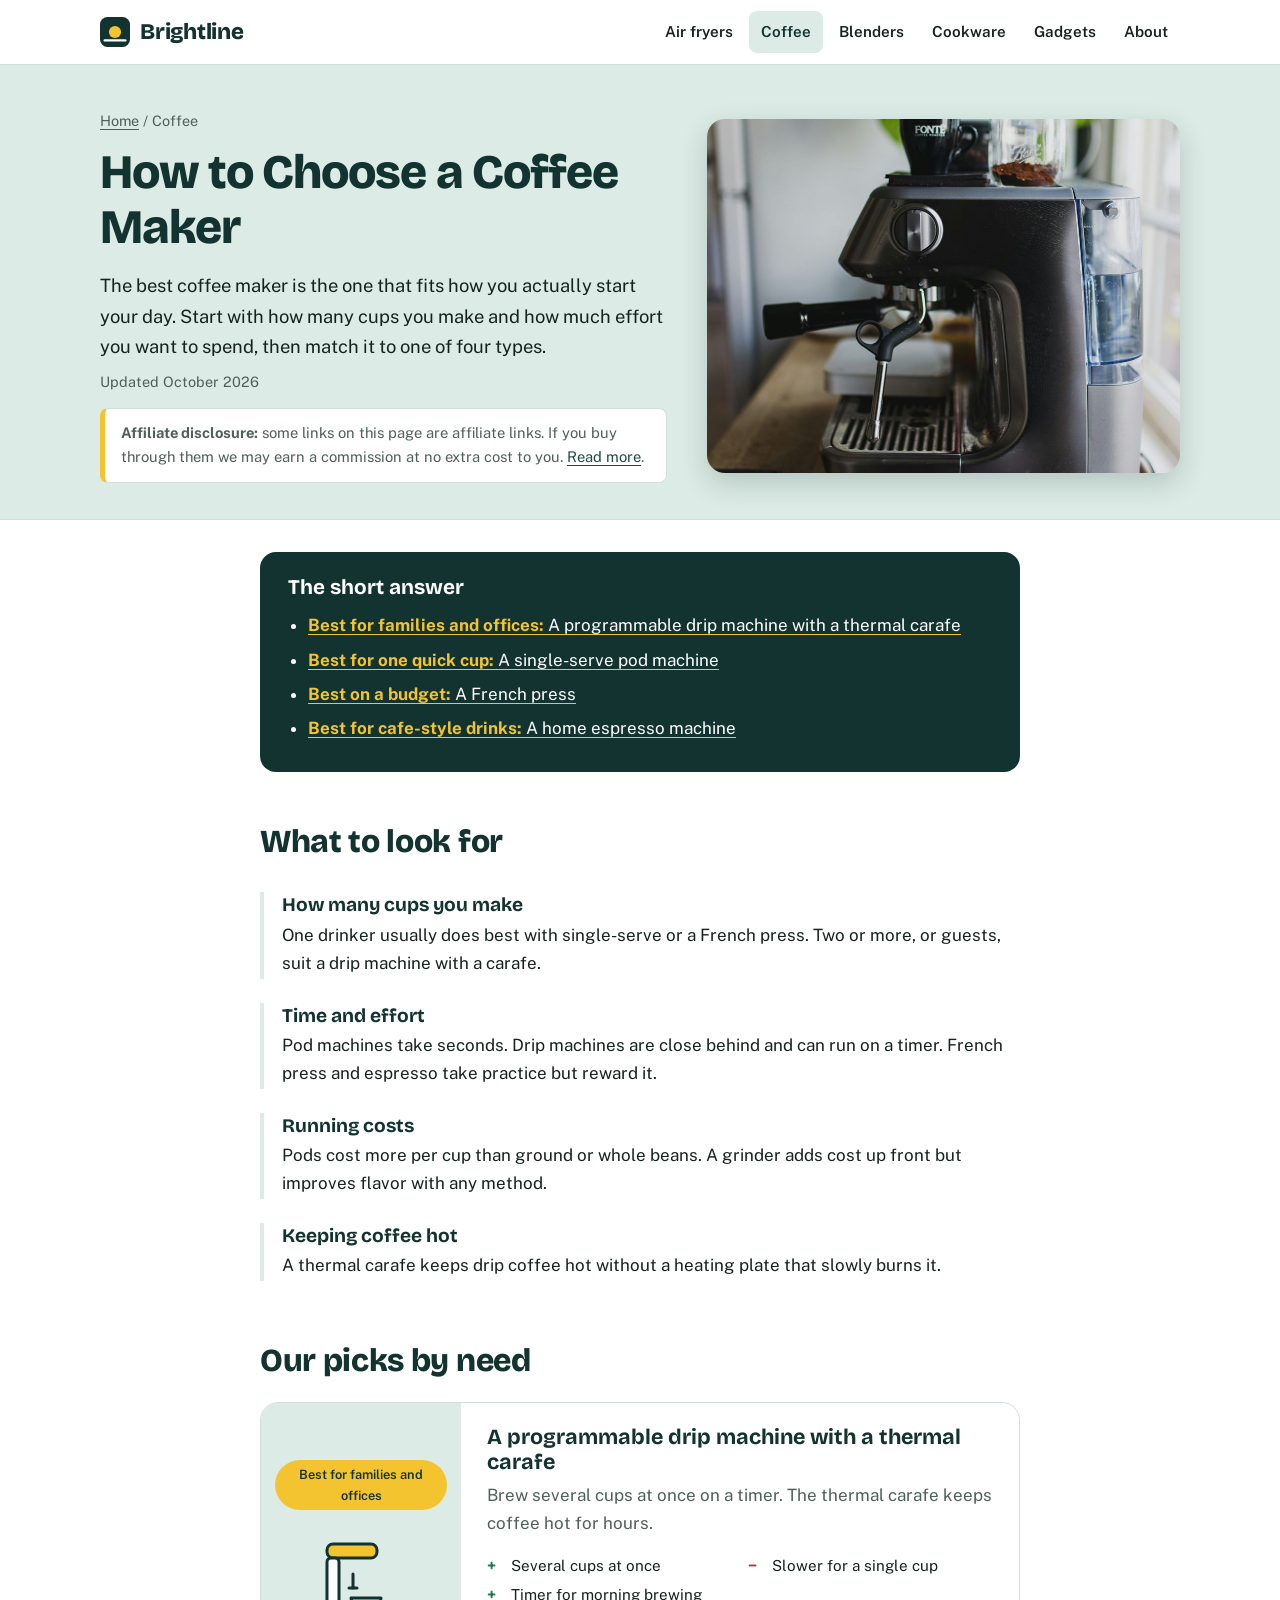
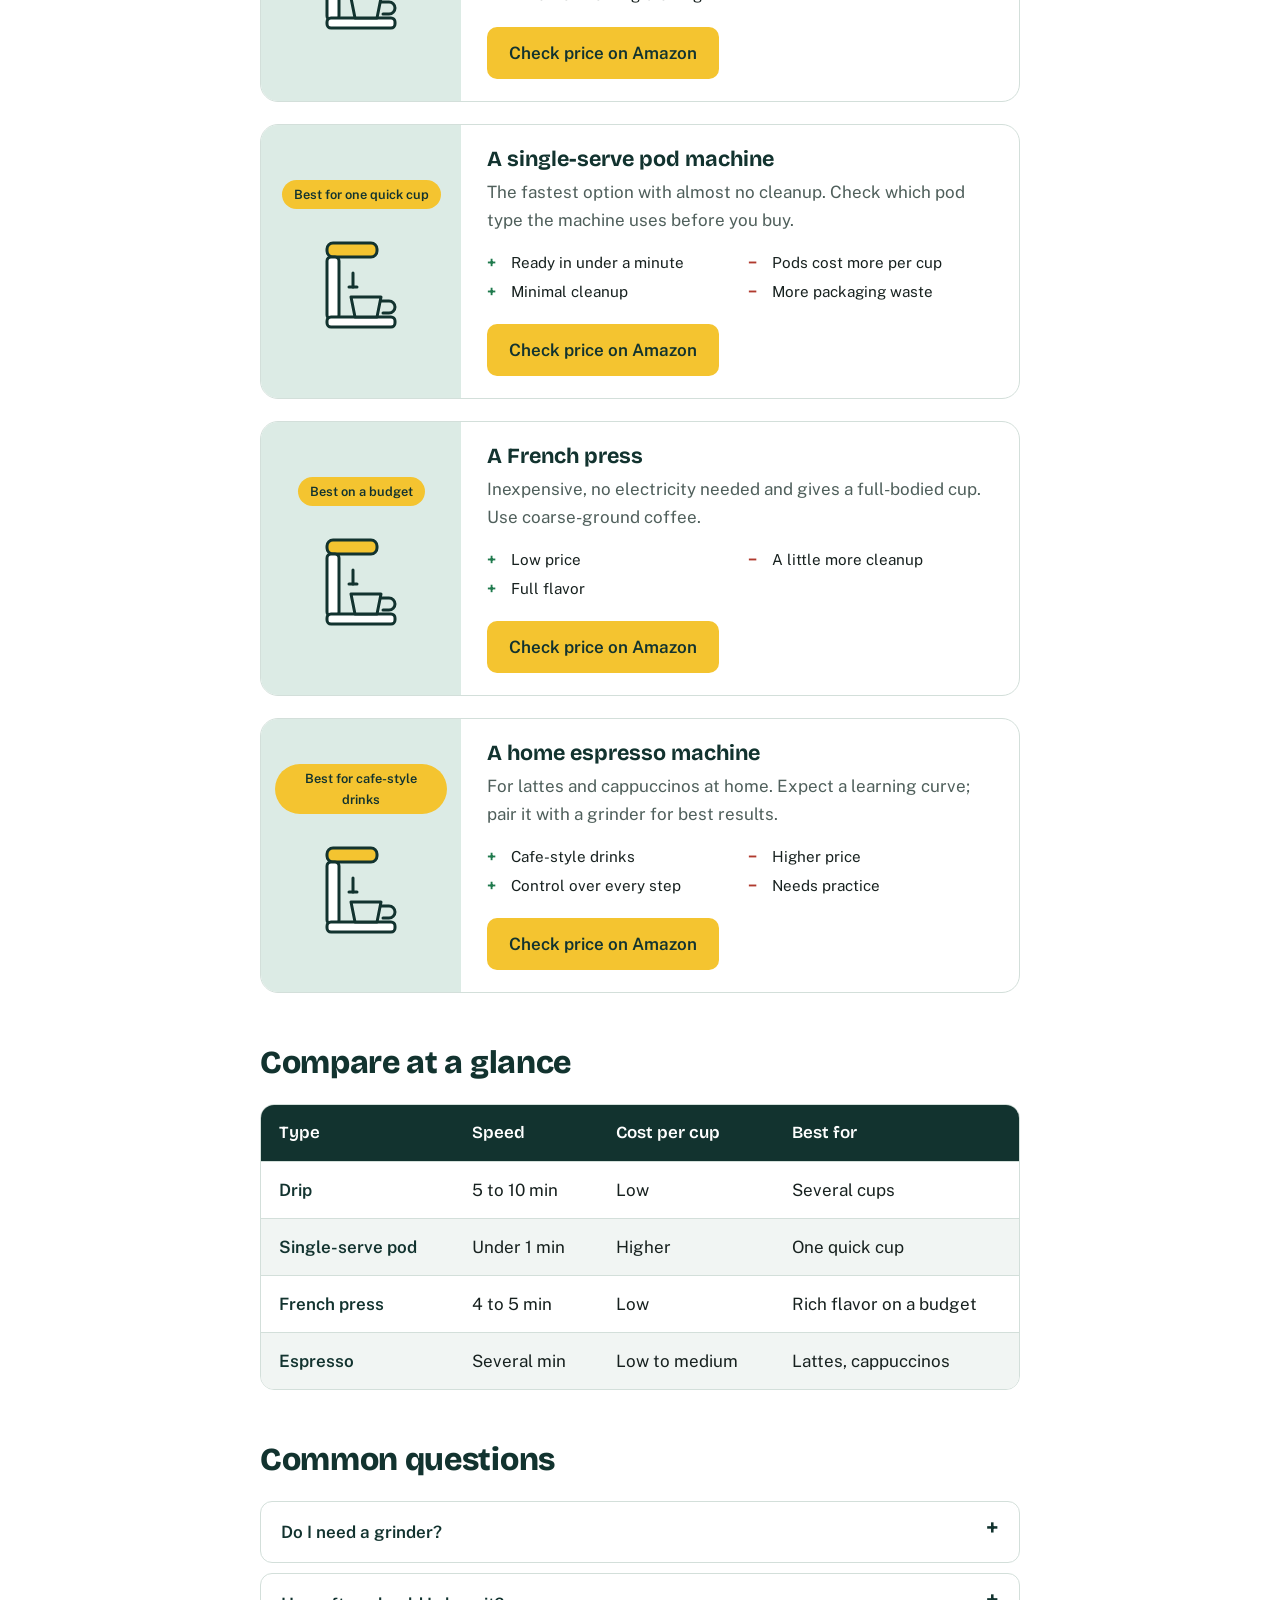
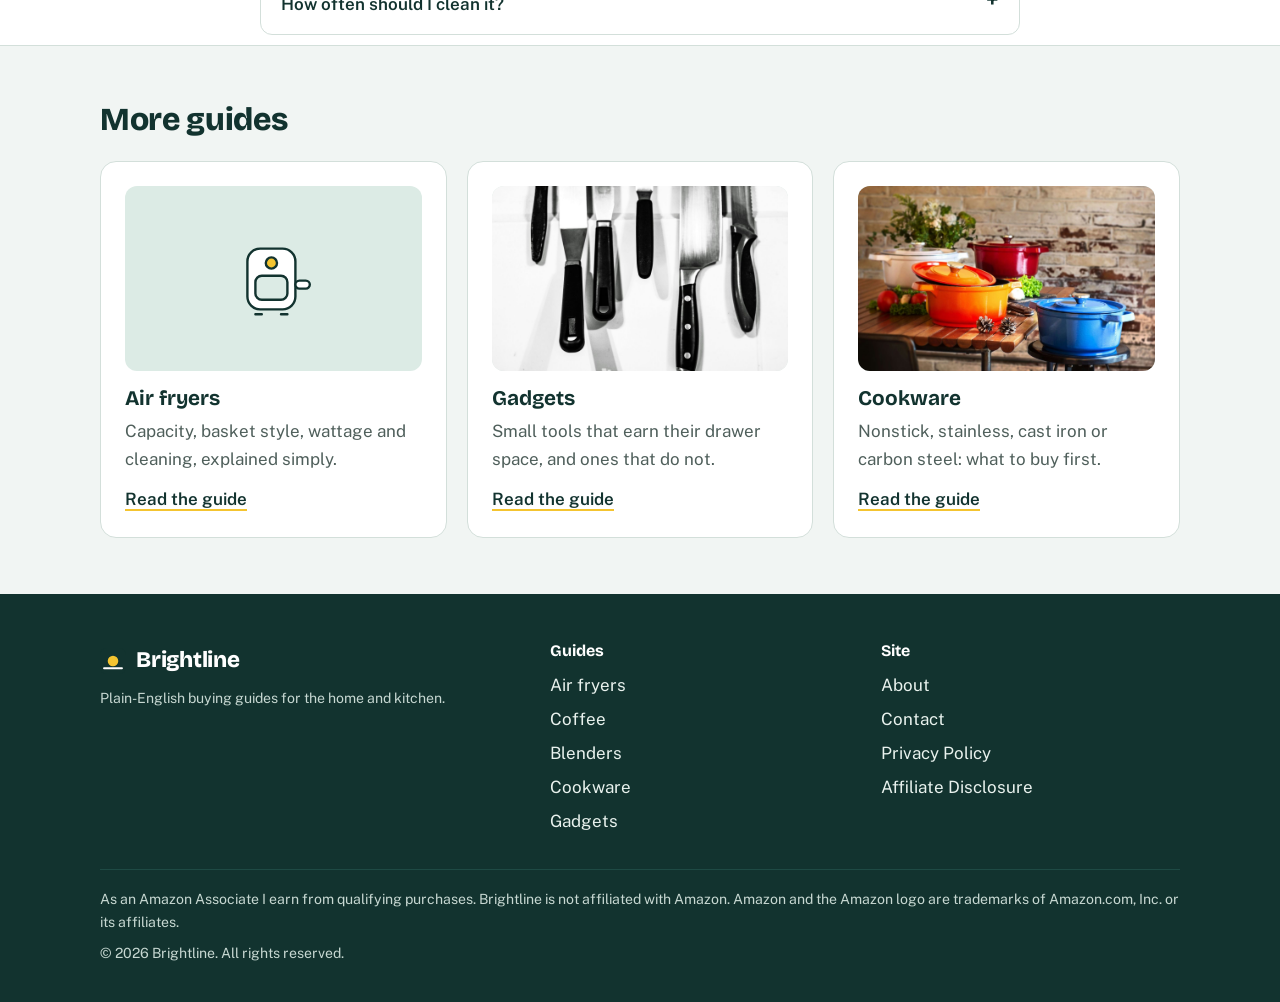
<file: coffee-makers.html>
<!DOCTYPE html>
<html lang="en">
<head>
<meta charset="UTF-8">
<meta name="viewport" content="width=device-width, initial-scale=1">
<title>How to Choose a Coffee Maker | Brightline</title>
<meta name="description" content="Drip, pod, French press or espresso? A simple guide to choosing the right coffee maker for your routine.">
<link rel="icon" href="assets/favicon.svg" type="image/svg+xml">
<link rel="preconnect" href="https://fonts.googleapis.com"><link rel="preconnect" href="https://fonts.gstatic.com" crossorigin><link href="https://fonts.googleapis.com/css2?family=Bricolage+Grotesque:opsz,wght@12..96,600;12..96,800&amp;family=Public+Sans:wght@400;600&amp;display=swap" rel="stylesheet">
<link rel="stylesheet" href="style.css">
</head>
<body>
<header class="site"><div class="wrap bar">
<a class="brand" href="index.html"><img src="assets/favicon.svg" alt="" width="30" height="30"><span>Brightline</span></a>
<nav aria-label="Main"><a href="air-fryers.html">Air fryers</a><a href="coffee-makers.html" aria-current="page">Coffee</a><a href="blenders.html">Blenders</a><a href="cookware.html">Cookware</a><a href="kitchen-gadgets.html">Gadgets</a><a href="about.html">About</a></nav>
</div></header>
<main>
<div class="guide-head"><div class="wrap headgrid">
<div class="headtext">
<p class="crumbs"><a href="index.html">Home</a> / Coffee</p>
<h1>How to Choose a Coffee Maker</h1>
<p class="lede">The best coffee maker is the one that fits how you actually start your day. Start with how many cups you make and how much effort you want to spend, then match it to one of four types.</p>
<p class="meta">Updated October 2026</p>
<p class="notice"><strong>Affiliate disclosure:</strong> some links on this page are affiliate links. If you buy through them we may earn a commission at no extra cost to you. <a href="disclosure.html">Read more</a>.</p>
</div>
<figure class="headphoto"><img src="assets/img/coffee.jpg" alt="An espresso machine on a wooden counter beside a houseplant" style="object-position:50% 58%"></figure>
</div></div>
<div class="wrap narrow">
<aside class="quick" aria-label="Quick answer"><h2>The short answer</h2><ul><li><a href="#pick0"><strong>Best for families and offices:</strong> A programmable drip machine with a thermal carafe</a></li><li><a href="#pick1"><strong>Best for one quick cup:</strong> A single-serve pod machine</a></li><li><a href="#pick2"><strong>Best on a budget:</strong> A French press</a></li><li><a href="#pick3"><strong>Best for cafe-style drinks:</strong> A home espresso machine</a></li></ul></aside>
<h2 class="sec">What to look for</h2>
<div class="crit-wrap"><section class="crit"><h3>How many cups you make</h3><p>One drinker usually does best with single-serve or a French press. Two or more, or guests, suit a drip machine with a carafe.</p></section><section class="crit"><h3>Time and effort</h3><p>Pod machines take seconds. Drip machines are close behind and can run on a timer. French press and espresso take practice but reward it.</p></section><section class="crit"><h3>Running costs</h3><p>Pods cost more per cup than ground or whole beans. A grinder adds cost up front but improves flavor with any method.</p></section><section class="crit"><h3>Keeping coffee hot</h3><p>A thermal carafe keeps drip coffee hot without a heating plate that slowly burns it.</p></section></div>
<h2 class="sec">Our picks by need</h2>
<article class="pick" id="pick0">
<div class="pick-art"><span class="badge">Best for families and offices</span><img src="assets/icon-coffee.svg" alt="" width="120" height="120"></div>
<div class="pick-body"><h3>A programmable drip machine with a thermal carafe</h3><p>Brew several cups at once on a timer. The thermal carafe keeps coffee hot for hours.</p>
<div class="pc"><ul class="pros" aria-label="Good"> <li>Several cups at once</li><li>Timer for morning brewing</li></ul><ul class="cons" aria-label="Trade-offs"><li>Slower for a single cup</li></ul></div>
<a class="btn" href="https://www.amazon.com/s?k=drip+coffee+maker+thermal+carafe&tag=YOUR-TAG-20" rel="nofollow sponsored noopener" target="_blank">Check price on Amazon</a></div>
</article><article class="pick" id="pick1">
<div class="pick-art"><span class="badge">Best for one quick cup</span><img src="assets/icon-coffee.svg" alt="" width="120" height="120"></div>
<div class="pick-body"><h3>A single-serve pod machine</h3><p>The fastest option with almost no cleanup. Check which pod type the machine uses before you buy.</p>
<div class="pc"><ul class="pros" aria-label="Good"> <li>Ready in under a minute</li><li>Minimal cleanup</li></ul><ul class="cons" aria-label="Trade-offs"><li>Pods cost more per cup</li><li>More packaging waste</li></ul></div>
<a class="btn" href="https://www.amazon.com/s?k=single+serve+coffee+maker&tag=YOUR-TAG-20" rel="nofollow sponsored noopener" target="_blank">Check price on Amazon</a></div>
</article><article class="pick" id="pick2">
<div class="pick-art"><span class="badge">Best on a budget</span><img src="assets/icon-coffee.svg" alt="" width="120" height="120"></div>
<div class="pick-body"><h3>A French press</h3><p>Inexpensive, no electricity needed and gives a full-bodied cup. Use coarse-ground coffee.</p>
<div class="pc"><ul class="pros" aria-label="Good"> <li>Low price</li><li>Full flavor</li></ul><ul class="cons" aria-label="Trade-offs"><li>A little more cleanup</li></ul></div>
<a class="btn" href="https://www.amazon.com/s?k=french+press+coffee+maker&tag=YOUR-TAG-20" rel="nofollow sponsored noopener" target="_blank">Check price on Amazon</a></div>
</article><article class="pick" id="pick3">
<div class="pick-art"><span class="badge">Best for cafe-style drinks</span><img src="assets/icon-coffee.svg" alt="" width="120" height="120"></div>
<div class="pick-body"><h3>A home espresso machine</h3><p>For lattes and cappuccinos at home. Expect a learning curve; pair it with a grinder for best results.</p>
<div class="pc"><ul class="pros" aria-label="Good"> <li>Cafe-style drinks</li><li>Control over every step</li></ul><ul class="cons" aria-label="Trade-offs"><li>Higher price</li><li>Needs practice</li></ul></div>
<a class="btn" href="https://www.amazon.com/s?k=home+espresso+machine&tag=YOUR-TAG-20" rel="nofollow sponsored noopener" target="_blank">Check price on Amazon</a></div>
</article>
<h2 class="sec">Compare at a glance</h2>
<div class="tablewrap"><table><thead><tr><th scope="col">Type</th><th scope="col">Speed</th><th scope="col">Cost per cup</th><th scope="col">Best for</th></tr></thead><tbody><tr><th scope="row">Drip</th><td>5 to 10 min</td><td>Low</td><td>Several cups</td></tr><tr><th scope="row">Single-serve pod</th><td>Under 1 min</td><td>Higher</td><td>One quick cup</td></tr><tr><th scope="row">French press</th><td>4 to 5 min</td><td>Low</td><td>Rich flavor on a budget</td></tr><tr><th scope="row">Espresso</th><td>Several min</td><td>Low to medium</td><td>Lattes, cappuccinos</td></tr></tbody></table></div>
<h2 class="sec">Common questions</h2>
<div class="faq"><details><summary>Do I need a grinder?</summary><p>Not required, but freshly ground beans taste better with every method. Burr grinders give a more even grind than blade grinders.</p></details><details><summary>How often should I clean it?</summary><p>Rinse removable parts after each use, and descale machines with water reservoirs every few months, following the maker's instructions.</p></details></div>
</div>
<section class="band"><div class="wrap"><h2 class="sec">More guides</h2><div class="gcards"><a class="gcard" href="air-fryers.html"><div class="gmedia icon"><img src="assets/icon-airfryer.svg" alt="" width="96" height="96"></div><h3>Air fryers</h3><p>Capacity, basket style, wattage and cleaning, explained simply.</p><span class="more">Read the guide</span></a><a class="gcard" href="kitchen-gadgets.html"><div class="gmedia"><img src="assets/img/knives.jpg" alt="Kitchen knives and spatulas on a rack" loading="lazy" style="object-position:75% 45%"></div><h3>Gadgets</h3><p>Small tools that earn their drawer space, and ones that do not.</p><span class="more">Read the guide</span></a><a class="gcard" href="cookware.html"><div class="gmedia"><img src="assets/img/dutch-ovens.jpg" alt="Colorful enameled cast-iron pots" loading="lazy" style="object-position:50% 60%"></div><h3>Cookware</h3><p>Nonstick, stainless, cast iron or carbon steel: what to buy first.</p><span class="more">Read the guide</span></a></div></div></section>
</main><footer class="site"><div class="wrap">
<div class="fcols">
<div><a class="brand light" href="index.html"><img src="assets/favicon.svg" alt="" width="26" height="26"><span>Brightline</span></a>
<p class="fine">Plain-English buying guides for the home and kitchen.</p></div>
<div><h2>Guides</h2><ul><li><a href="air-fryers.html">Air fryers</a></li><li><a href="coffee-makers.html">Coffee</a></li><li><a href="blenders.html">Blenders</a></li><li><a href="cookware.html">Cookware</a></li><li><a href="kitchen-gadgets.html">Gadgets</a></li></ul></div>
<div><h2>Site</h2><ul><li><a href="about.html">About</a></li><li><a href="contact.html">Contact</a></li><li><a href="privacy.html">Privacy Policy</a></li><li><a href="disclosure.html">Affiliate Disclosure</a></li></ul></div>
</div>
<p class="fine disc">As an Amazon Associate I earn from qualifying purchases. Brightline is not affiliated with Amazon. Amazon and the Amazon logo are trademarks of Amazon.com, Inc. or its affiliates.</p>
<p class="fine">&copy; 2026 Brightline. All rights reserved.</p>
</div></footer>
</body>
</html>
</file>
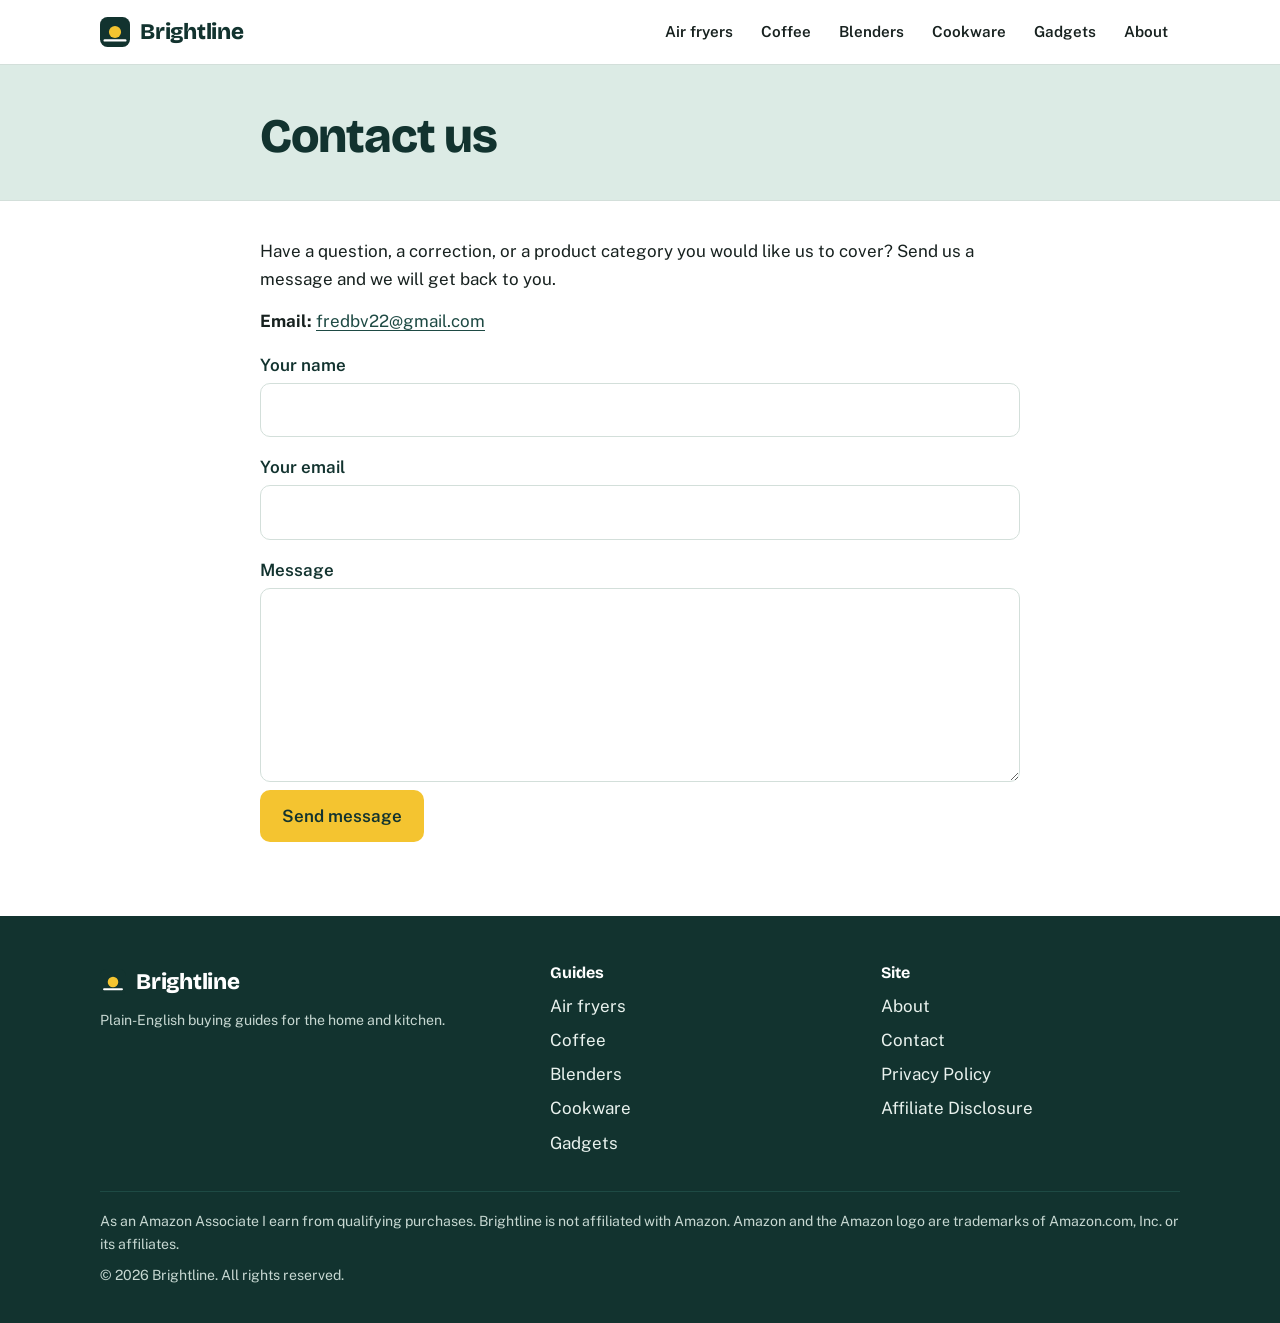
<file: contact.html>
<!DOCTYPE html>
<html lang="en">
<head>
<meta charset="UTF-8">
<meta name="viewport" content="width=device-width, initial-scale=1">
<title>Contact us | Brightline</title>
<meta name="description" content="Contact Brightline with questions or guide suggestions.">
<link rel="icon" href="assets/favicon.svg" type="image/svg+xml">
<link rel="preconnect" href="https://fonts.googleapis.com"><link rel="preconnect" href="https://fonts.gstatic.com" crossorigin><link href="https://fonts.googleapis.com/css2?family=Bricolage+Grotesque:opsz,wght@12..96,600;12..96,800&amp;family=Public+Sans:wght@400;600&amp;display=swap" rel="stylesheet">
<link rel="stylesheet" href="style.css">
</head>
<body>
<header class="site"><div class="wrap bar">
<a class="brand" href="index.html"><img src="assets/favicon.svg" alt="" width="30" height="30"><span>Brightline</span></a>
<nav aria-label="Main"><a href="air-fryers.html">Air fryers</a><a href="coffee-makers.html">Coffee</a><a href="blenders.html">Blenders</a><a href="cookware.html">Cookware</a><a href="kitchen-gadgets.html">Gadgets</a><a href="about.html">About</a></nav>
</div></header>
<main><div class="guide-head"><div class="wrap narrow"><h1>Contact us</h1></div></div><div class="wrap narrow prose">
<p>Have a question, a correction, or a product category you would like us to cover? Send us a message and we will get back to you.</p>
<p><strong>Email:</strong> <a href="mailto:YOUR-EMAIL@example.com">fredbv22@gmail.com</a></p>
<form action="mailto:YOUR-EMAIL@example.com" method="post" enctype="text/plain">
<label for="name">Your name</label><input id="name" name="name" type="text" required>
<label for="email">Your email</label><input id="email" name="email" type="email" required>
<label for="message">Message</label><textarea id="message" name="message" rows="6" required></textarea>
<p><button class="btn" type="submit">Send message</button></p>
</form></div></main><footer class="site"><div class="wrap">
<div class="fcols">
<div><a class="brand light" href="index.html"><img src="assets/favicon.svg" alt="" width="26" height="26"><span>Brightline</span></a>
<p class="fine">Plain-English buying guides for the home and kitchen.</p></div>
<div><h2>Guides</h2><ul><li><a href="air-fryers.html">Air fryers</a></li><li><a href="coffee-makers.html">Coffee</a></li><li><a href="blenders.html">Blenders</a></li><li><a href="cookware.html">Cookware</a></li><li><a href="kitchen-gadgets.html">Gadgets</a></li></ul></div>
<div><h2>Site</h2><ul><li><a href="about.html">About</a></li><li><a href="contact.html">Contact</a></li><li><a href="privacy.html">Privacy Policy</a></li><li><a href="disclosure.html">Affiliate Disclosure</a></li></ul></div>
</div>
<p class="fine disc">As an Amazon Associate I earn from qualifying purchases. Brightline is not affiliated with Amazon. Amazon and the Amazon logo are trademarks of Amazon.com, Inc. or its affiliates.</p>
<p class="fine">&copy; 2026 Brightline. All rights reserved.</p>
</div></footer>
</body>
</html>
</file>
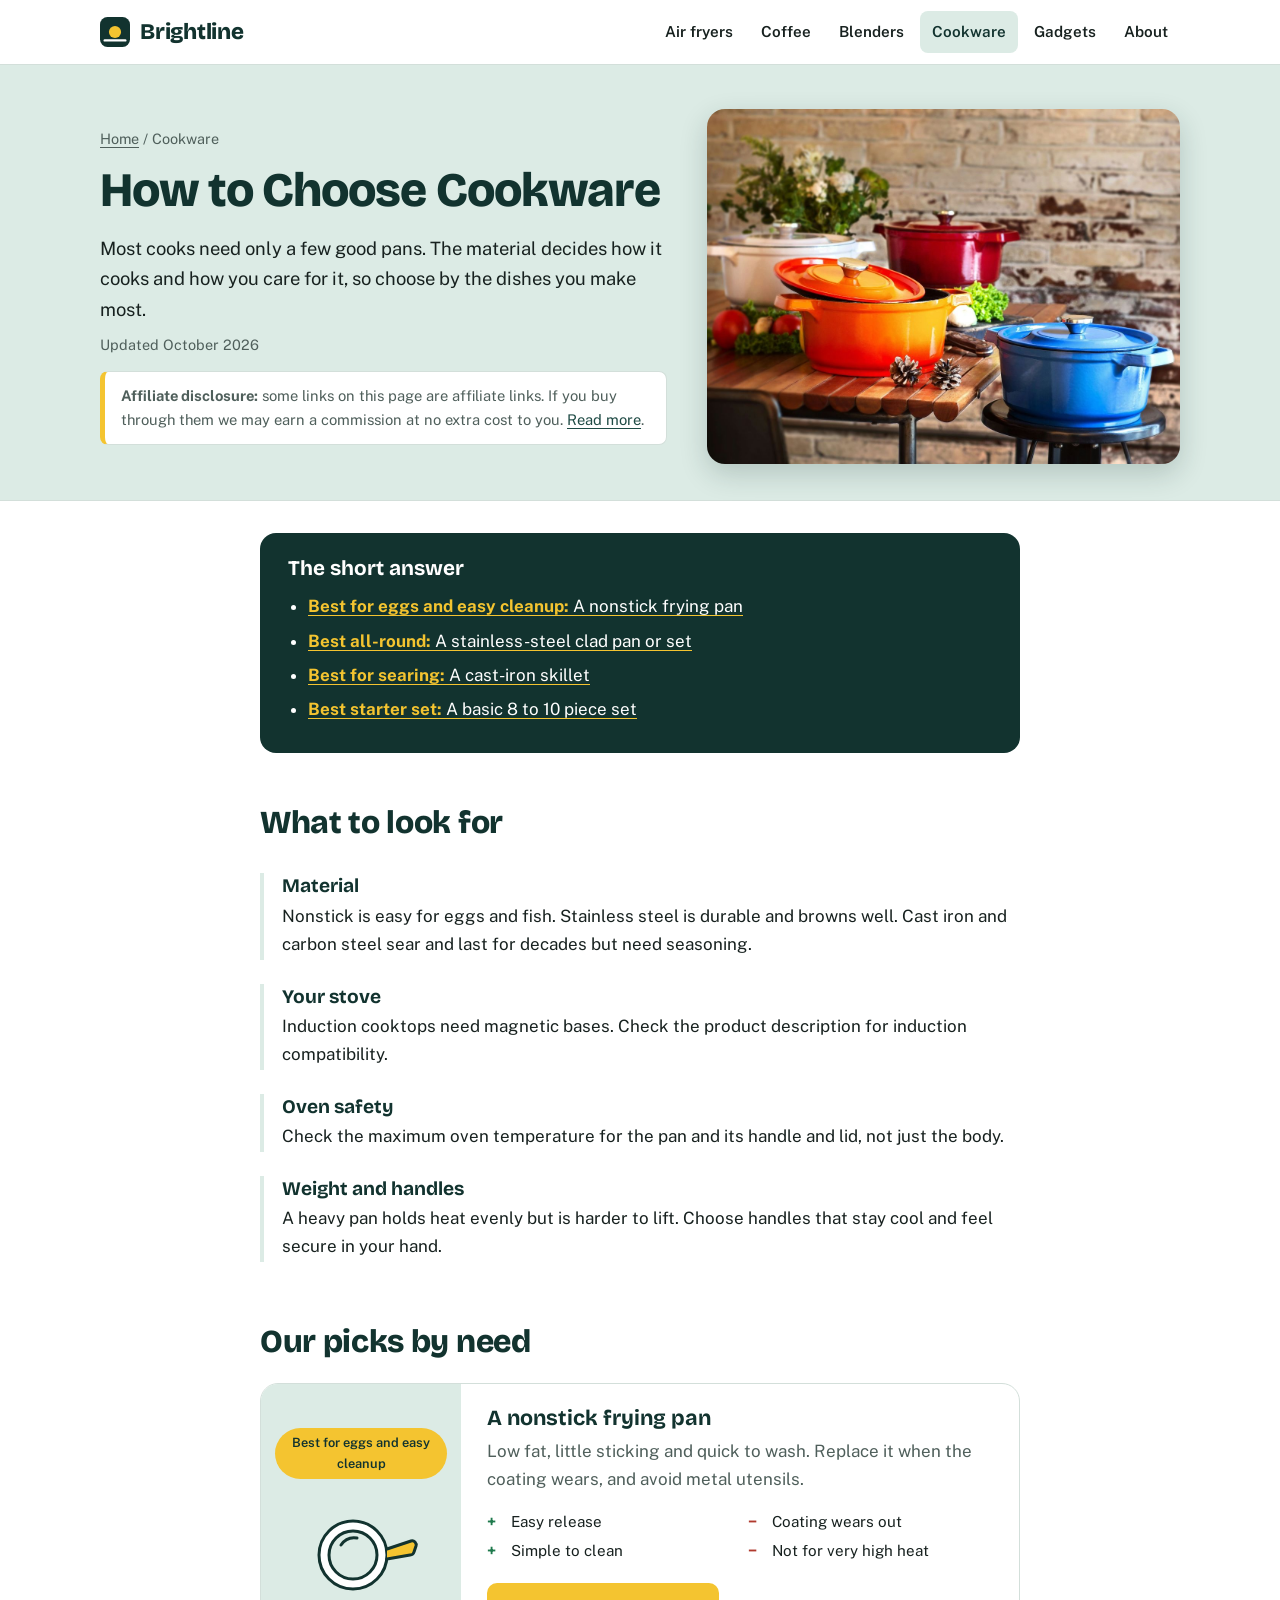
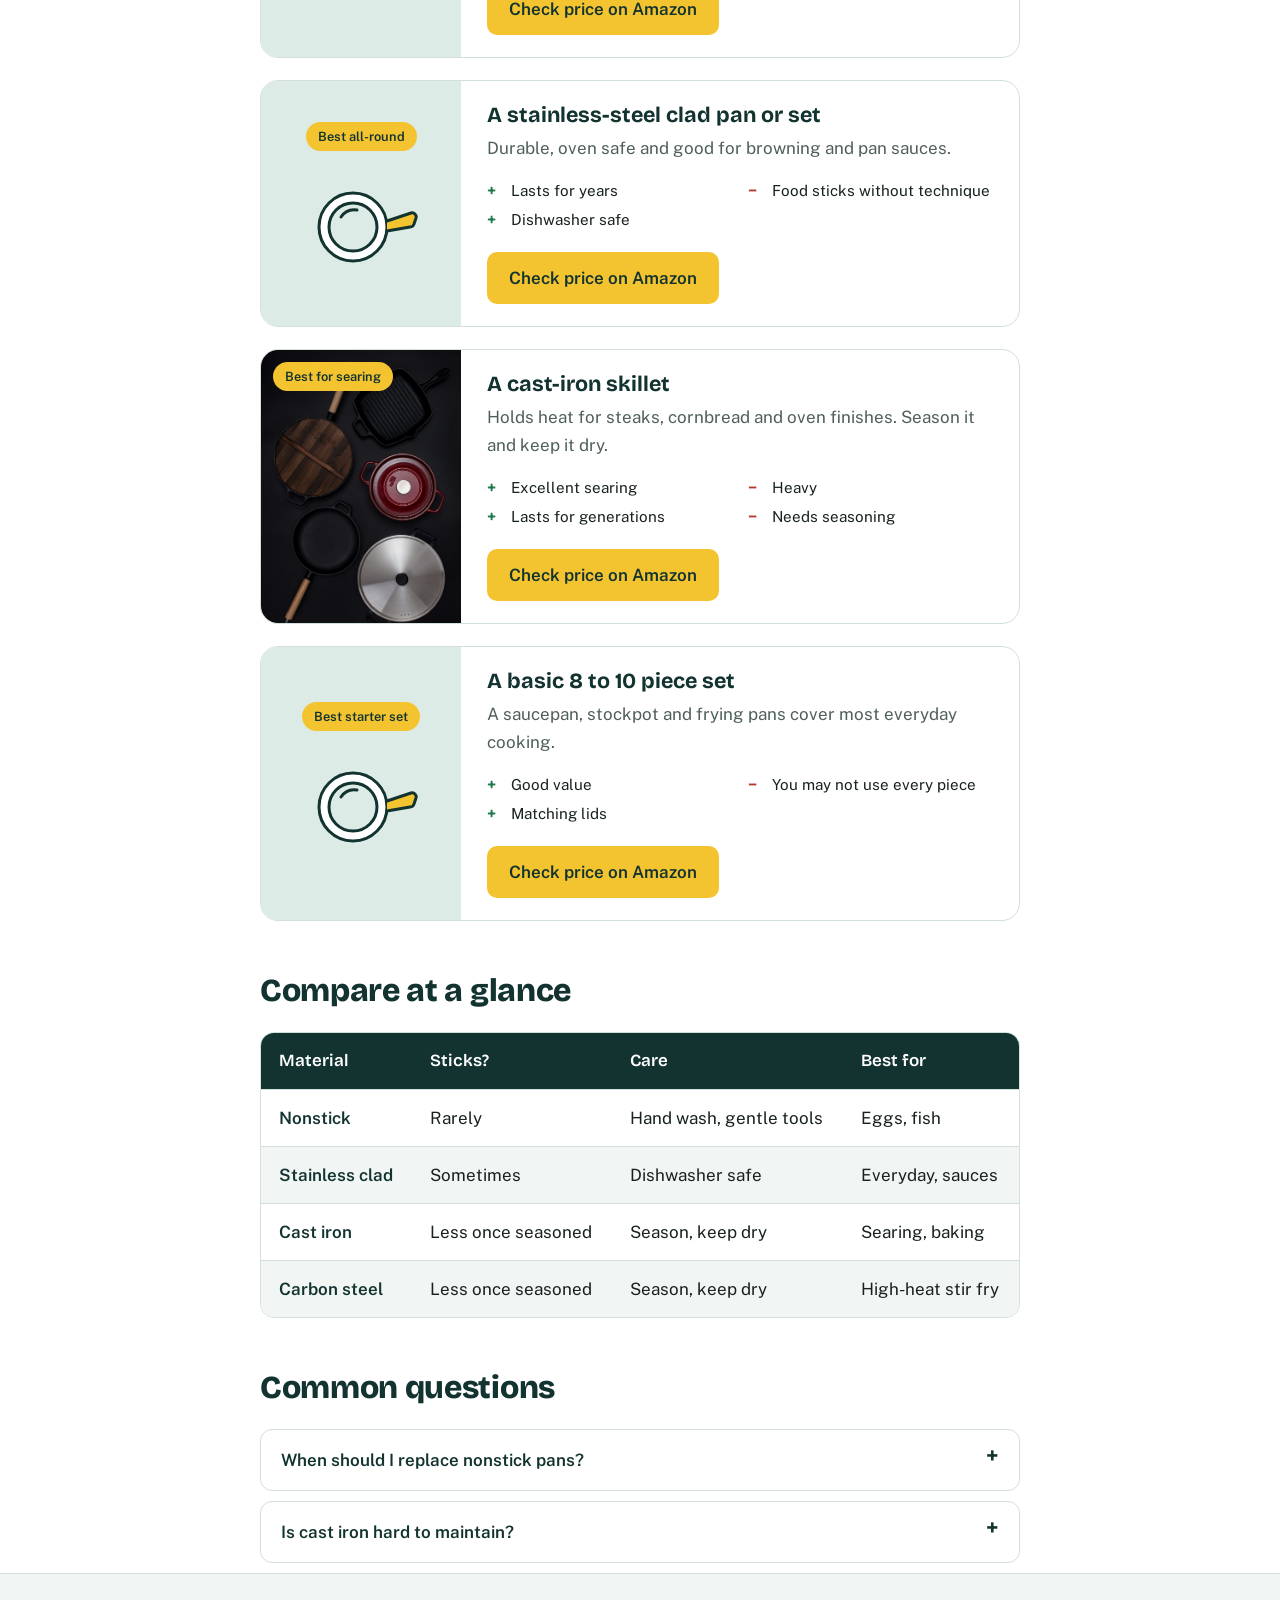
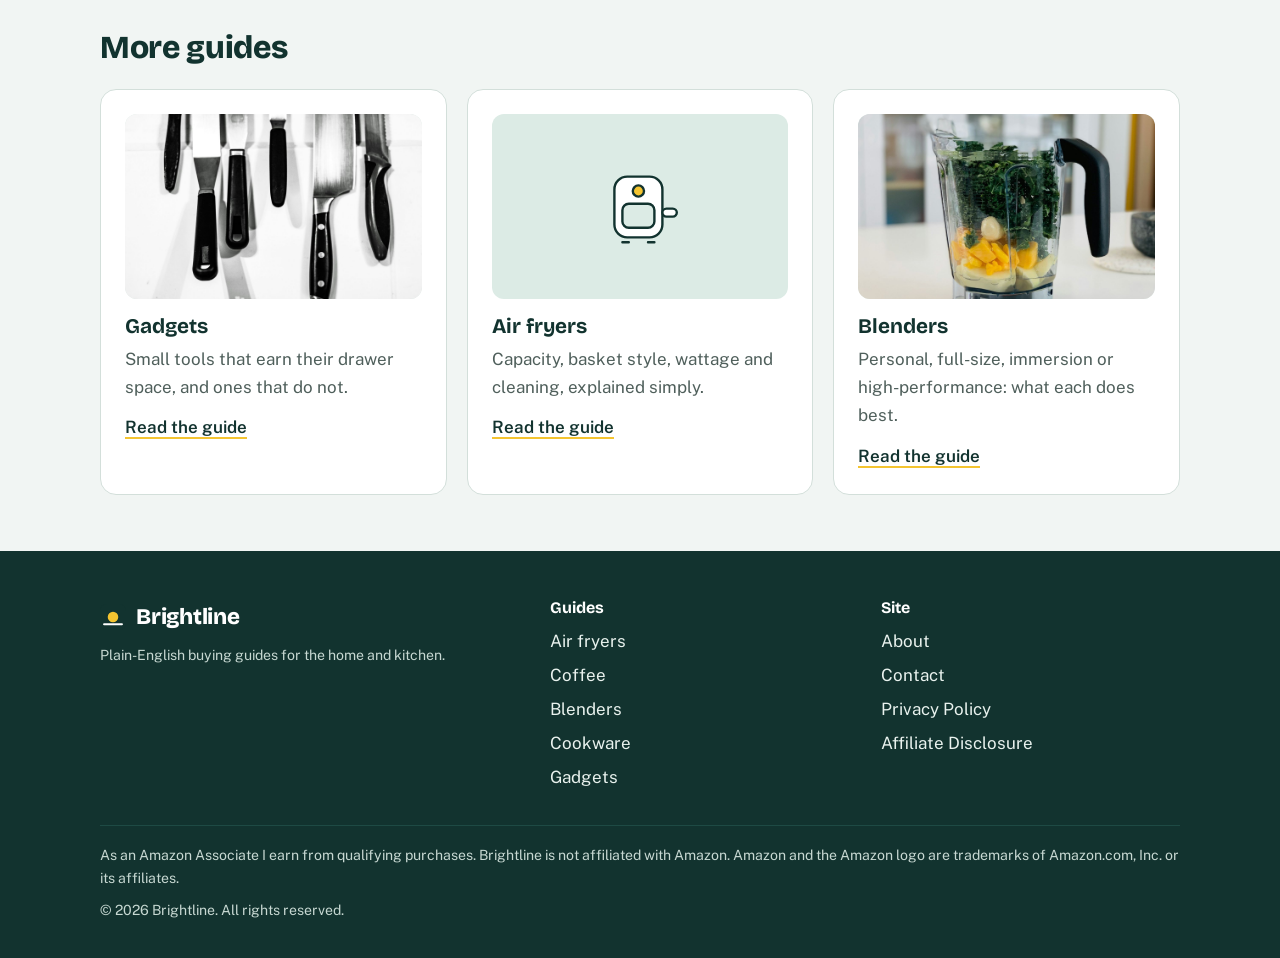
<file: cookware.html>
<!DOCTYPE html>
<html lang="en">
<head>
<meta charset="UTF-8">
<meta name="viewport" content="width=device-width, initial-scale=1">
<title>How to Choose Cookware | Brightline</title>
<meta name="description" content="Nonstick, stainless steel, cast iron or carbon steel? A simple guide to choosing pots and pans for your kitchen.">
<link rel="icon" href="assets/favicon.svg" type="image/svg+xml">
<link rel="preconnect" href="https://fonts.googleapis.com"><link rel="preconnect" href="https://fonts.gstatic.com" crossorigin><link href="https://fonts.googleapis.com/css2?family=Bricolage+Grotesque:opsz,wght@12..96,600;12..96,800&amp;family=Public+Sans:wght@400;600&amp;display=swap" rel="stylesheet">
<link rel="stylesheet" href="style.css">
</head>
<body>
<header class="site"><div class="wrap bar">
<a class="brand" href="index.html"><img src="assets/favicon.svg" alt="" width="30" height="30"><span>Brightline</span></a>
<nav aria-label="Main"><a href="air-fryers.html">Air fryers</a><a href="coffee-makers.html">Coffee</a><a href="blenders.html">Blenders</a><a href="cookware.html" aria-current="page">Cookware</a><a href="kitchen-gadgets.html">Gadgets</a><a href="about.html">About</a></nav>
</div></header>
<main>
<div class="guide-head"><div class="wrap headgrid">
<div class="headtext">
<p class="crumbs"><a href="index.html">Home</a> / Cookware</p>
<h1>How to Choose Cookware</h1>
<p class="lede">Most cooks need only a few good pans. The material decides how it cooks and how you care for it, so choose by the dishes you make most.</p>
<p class="meta">Updated October 2026</p>
<p class="notice"><strong>Affiliate disclosure:</strong> some links on this page are affiliate links. If you buy through them we may earn a commission at no extra cost to you. <a href="disclosure.html">Read more</a>.</p>
</div>
<figure class="headphoto"><img src="assets/img/dutch-ovens.jpg" alt="Colorful enameled cast-iron pots on a wooden table" style="object-position:50% 60%"></figure>
</div></div>
<div class="wrap narrow">
<aside class="quick" aria-label="Quick answer"><h2>The short answer</h2><ul><li><a href="#pick0"><strong>Best for eggs and easy cleanup:</strong> A nonstick frying pan</a></li><li><a href="#pick1"><strong>Best all-round:</strong> A stainless-steel clad pan or set</a></li><li><a href="#pick2"><strong>Best for searing:</strong> A cast-iron skillet</a></li><li><a href="#pick3"><strong>Best starter set:</strong> A basic 8 to 10 piece set</a></li></ul></aside>
<h2 class="sec">What to look for</h2>
<div class="crit-wrap"><section class="crit"><h3>Material</h3><p>Nonstick is easy for eggs and fish. Stainless steel is durable and browns well. Cast iron and carbon steel sear and last for decades but need seasoning.</p></section><section class="crit"><h3>Your stove</h3><p>Induction cooktops need magnetic bases. Check the product description for induction compatibility.</p></section><section class="crit"><h3>Oven safety</h3><p>Check the maximum oven temperature for the pan and its handle and lid, not just the body.</p></section><section class="crit"><h3>Weight and handles</h3><p>A heavy pan holds heat evenly but is harder to lift. Choose handles that stay cool and feel secure in your hand.</p></section></div>
<h2 class="sec">Our picks by need</h2>
<article class="pick" id="pick0">
<div class="pick-art"><span class="badge">Best for eggs and easy cleanup</span><img src="assets/icon-pan.svg" alt="" width="120" height="120"></div>
<div class="pick-body"><h3>A nonstick frying pan</h3><p>Low fat, little sticking and quick to wash. Replace it when the coating wears, and avoid metal utensils.</p>
<div class="pc"><ul class="pros" aria-label="Good"> <li>Easy release</li><li>Simple to clean</li></ul><ul class="cons" aria-label="Trade-offs"><li>Coating wears out</li><li>Not for very high heat</li></ul></div>
<a class="btn" href="https://www.amazon.com/s?k=nonstick+frying+pan+10+inch&tag=YOUR-TAG-20" rel="nofollow sponsored noopener" target="_blank">Check price on Amazon</a></div>
</article><article class="pick" id="pick1">
<div class="pick-art"><span class="badge">Best all-round</span><img src="assets/icon-pan.svg" alt="" width="120" height="120"></div>
<div class="pick-body"><h3>A stainless-steel clad pan or set</h3><p>Durable, oven safe and good for browning and pan sauces.</p>
<div class="pc"><ul class="pros" aria-label="Good"> <li>Lasts for years</li><li>Dishwasher safe</li></ul><ul class="cons" aria-label="Trade-offs"><li>Food sticks without technique</li></ul></div>
<a class="btn" href="https://www.amazon.com/s?k=stainless+steel+cookware+set&tag=YOUR-TAG-20" rel="nofollow sponsored noopener" target="_blank">Check price on Amazon</a></div>
</article><article class="pick" id="pick2">
<div class="pick-art photo"><img src="assets/img/cast-iron.jpg" alt="Cast-iron pans and pots on a dark surface" loading="lazy" style="object-position:50% 35%"><span class="badge">Best for searing</span></div>
<div class="pick-body"><h3>A cast-iron skillet</h3><p>Holds heat for steaks, cornbread and oven finishes. Season it and keep it dry.</p>
<div class="pc"><ul class="pros" aria-label="Good"> <li>Excellent searing</li><li>Lasts for generations</li></ul><ul class="cons" aria-label="Trade-offs"><li>Heavy</li><li>Needs seasoning</li></ul></div>
<a class="btn" href="https://www.amazon.com/s?k=cast+iron+skillet+12+inch&tag=YOUR-TAG-20" rel="nofollow sponsored noopener" target="_blank">Check price on Amazon</a></div>
</article><article class="pick" id="pick3">
<div class="pick-art"><span class="badge">Best starter set</span><img src="assets/icon-pan.svg" alt="" width="120" height="120"></div>
<div class="pick-body"><h3>A basic 8 to 10 piece set</h3><p>A saucepan, stockpot and frying pans cover most everyday cooking.</p>
<div class="pc"><ul class="pros" aria-label="Good"> <li>Good value</li><li>Matching lids</li></ul><ul class="cons" aria-label="Trade-offs"><li>You may not use every piece</li></ul></div>
<a class="btn" href="https://www.amazon.com/s?k=cookware+set+10+piece&tag=YOUR-TAG-20" rel="nofollow sponsored noopener" target="_blank">Check price on Amazon</a></div>
</article>
<h2 class="sec">Compare at a glance</h2>
<div class="tablewrap"><table><thead><tr><th scope="col">Material</th><th scope="col">Sticks?</th><th scope="col">Care</th><th scope="col">Best for</th></tr></thead><tbody><tr><th scope="row">Nonstick</th><td>Rarely</td><td>Hand wash, gentle tools</td><td>Eggs, fish</td></tr><tr><th scope="row">Stainless clad</th><td>Sometimes</td><td>Dishwasher safe</td><td>Everyday, sauces</td></tr><tr><th scope="row">Cast iron</th><td>Less once seasoned</td><td>Season, keep dry</td><td>Searing, baking</td></tr><tr><th scope="row">Carbon steel</th><td>Less once seasoned</td><td>Season, keep dry</td><td>High-heat stir fry</td></tr></tbody></table></div>
<h2 class="sec">Common questions</h2>
<div class="faq"><details><summary>When should I replace nonstick pans?</summary><p>When the coating is scratched, flaking or food starts sticking despite proper use.</p></details><details><summary>Is cast iron hard to maintain?</summary><p>A little oil after washing and a dry pan are enough. Do not soak it.</p></details></div>
</div>
<section class="band"><div class="wrap"><h2 class="sec">More guides</h2><div class="gcards"><a class="gcard" href="kitchen-gadgets.html"><div class="gmedia"><img src="assets/img/knives.jpg" alt="Kitchen knives and spatulas on a rack" loading="lazy" style="object-position:75% 45%"></div><h3>Gadgets</h3><p>Small tools that earn their drawer space, and ones that do not.</p><span class="more">Read the guide</span></a><a class="gcard" href="air-fryers.html"><div class="gmedia icon"><img src="assets/icon-airfryer.svg" alt="" width="96" height="96"></div><h3>Air fryers</h3><p>Capacity, basket style, wattage and cleaning, explained simply.</p><span class="more">Read the guide</span></a><a class="gcard" href="blenders.html"><div class="gmedia"><img src="assets/img/blender.jpg" alt="A blender jar filled with kale and fruit" loading="lazy" style="object-position:50% 55%"></div><h3>Blenders</h3><p>Personal, full-size, immersion or high-performance: what each does best.</p><span class="more">Read the guide</span></a></div></div></section>
</main><footer class="site"><div class="wrap">
<div class="fcols">
<div><a class="brand light" href="index.html"><img src="assets/favicon.svg" alt="" width="26" height="26"><span>Brightline</span></a>
<p class="fine">Plain-English buying guides for the home and kitchen.</p></div>
<div><h2>Guides</h2><ul><li><a href="air-fryers.html">Air fryers</a></li><li><a href="coffee-makers.html">Coffee</a></li><li><a href="blenders.html">Blenders</a></li><li><a href="cookware.html">Cookware</a></li><li><a href="kitchen-gadgets.html">Gadgets</a></li></ul></div>
<div><h2>Site</h2><ul><li><a href="about.html">About</a></li><li><a href="contact.html">Contact</a></li><li><a href="privacy.html">Privacy Policy</a></li><li><a href="disclosure.html">Affiliate Disclosure</a></li></ul></div>
</div>
<p class="fine disc">As an Amazon Associate I earn from qualifying purchases. Brightline is not affiliated with Amazon. Amazon and the Amazon logo are trademarks of Amazon.com, Inc. or its affiliates.</p>
<p class="fine">&copy; 2026 Brightline. All rights reserved.</p>
</div></footer>
</body>
</html>
</file>
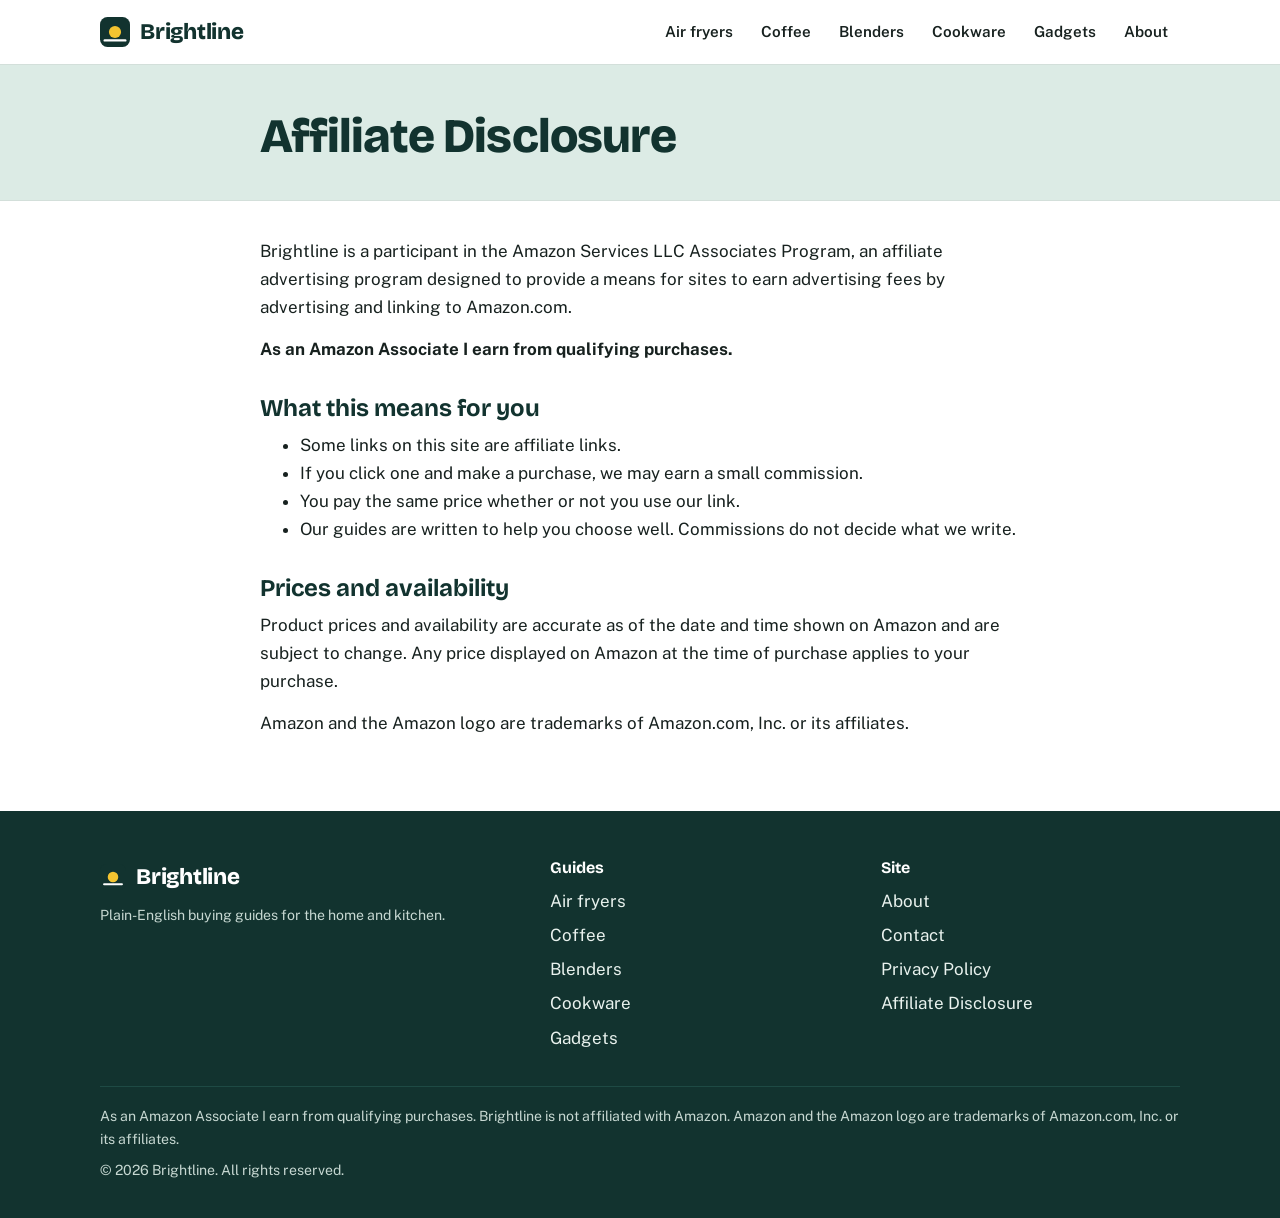
<file: disclosure.html>
<!DOCTYPE html>
<html lang="en">
<head>
<meta charset="UTF-8">
<meta name="viewport" content="width=device-width, initial-scale=1">
<title>Affiliate Disclosure | Brightline</title>
<meta name="description" content="Brightline&#x27;s affiliate disclosure and Amazon Associates statement.">
<link rel="icon" href="assets/favicon.svg" type="image/svg+xml">
<link rel="preconnect" href="https://fonts.googleapis.com"><link rel="preconnect" href="https://fonts.gstatic.com" crossorigin><link href="https://fonts.googleapis.com/css2?family=Bricolage+Grotesque:opsz,wght@12..96,600;12..96,800&amp;family=Public+Sans:wght@400;600&amp;display=swap" rel="stylesheet">
<link rel="stylesheet" href="style.css">
</head>
<body>
<header class="site"><div class="wrap bar">
<a class="brand" href="index.html"><img src="assets/favicon.svg" alt="" width="30" height="30"><span>Brightline</span></a>
<nav aria-label="Main"><a href="air-fryers.html">Air fryers</a><a href="coffee-makers.html">Coffee</a><a href="blenders.html">Blenders</a><a href="cookware.html">Cookware</a><a href="kitchen-gadgets.html">Gadgets</a><a href="about.html">About</a></nav>
</div></header>
<main><div class="guide-head"><div class="wrap narrow"><h1>Affiliate Disclosure</h1></div></div><div class="wrap narrow prose">
<p>Brightline is a participant in the Amazon Services LLC Associates Program, an affiliate advertising program designed to provide a means for sites to earn advertising fees by advertising and linking to Amazon.com.</p>
<p><strong>As an Amazon Associate I earn from qualifying purchases.</strong></p>
<h2>What this means for you</h2>
<ul><li>Some links on this site are affiliate links.</li><li>If you click one and make a purchase, we may earn a small commission.</li><li>You pay the same price whether or not you use our link.</li><li>Our guides are written to help you choose well. Commissions do not decide what we write.</li></ul>
<h2>Prices and availability</h2>
<p>Product prices and availability are accurate as of the date and time shown on Amazon and are subject to change. Any price displayed on Amazon at the time of purchase applies to your purchase.</p>
<p>Amazon and the Amazon logo are trademarks of Amazon.com, Inc. or its affiliates.</p></div></main><footer class="site"><div class="wrap">
<div class="fcols">
<div><a class="brand light" href="index.html"><img src="assets/favicon.svg" alt="" width="26" height="26"><span>Brightline</span></a>
<p class="fine">Plain-English buying guides for the home and kitchen.</p></div>
<div><h2>Guides</h2><ul><li><a href="air-fryers.html">Air fryers</a></li><li><a href="coffee-makers.html">Coffee</a></li><li><a href="blenders.html">Blenders</a></li><li><a href="cookware.html">Cookware</a></li><li><a href="kitchen-gadgets.html">Gadgets</a></li></ul></div>
<div><h2>Site</h2><ul><li><a href="about.html">About</a></li><li><a href="contact.html">Contact</a></li><li><a href="privacy.html">Privacy Policy</a></li><li><a href="disclosure.html">Affiliate Disclosure</a></li></ul></div>
</div>
<p class="fine disc">As an Amazon Associate I earn from qualifying purchases. Brightline is not affiliated with Amazon. Amazon and the Amazon logo are trademarks of Amazon.com, Inc. or its affiliates.</p>
<p class="fine">&copy; 2026 Brightline. All rights reserved.</p>
</div></footer>
</body>
</html>
</file>
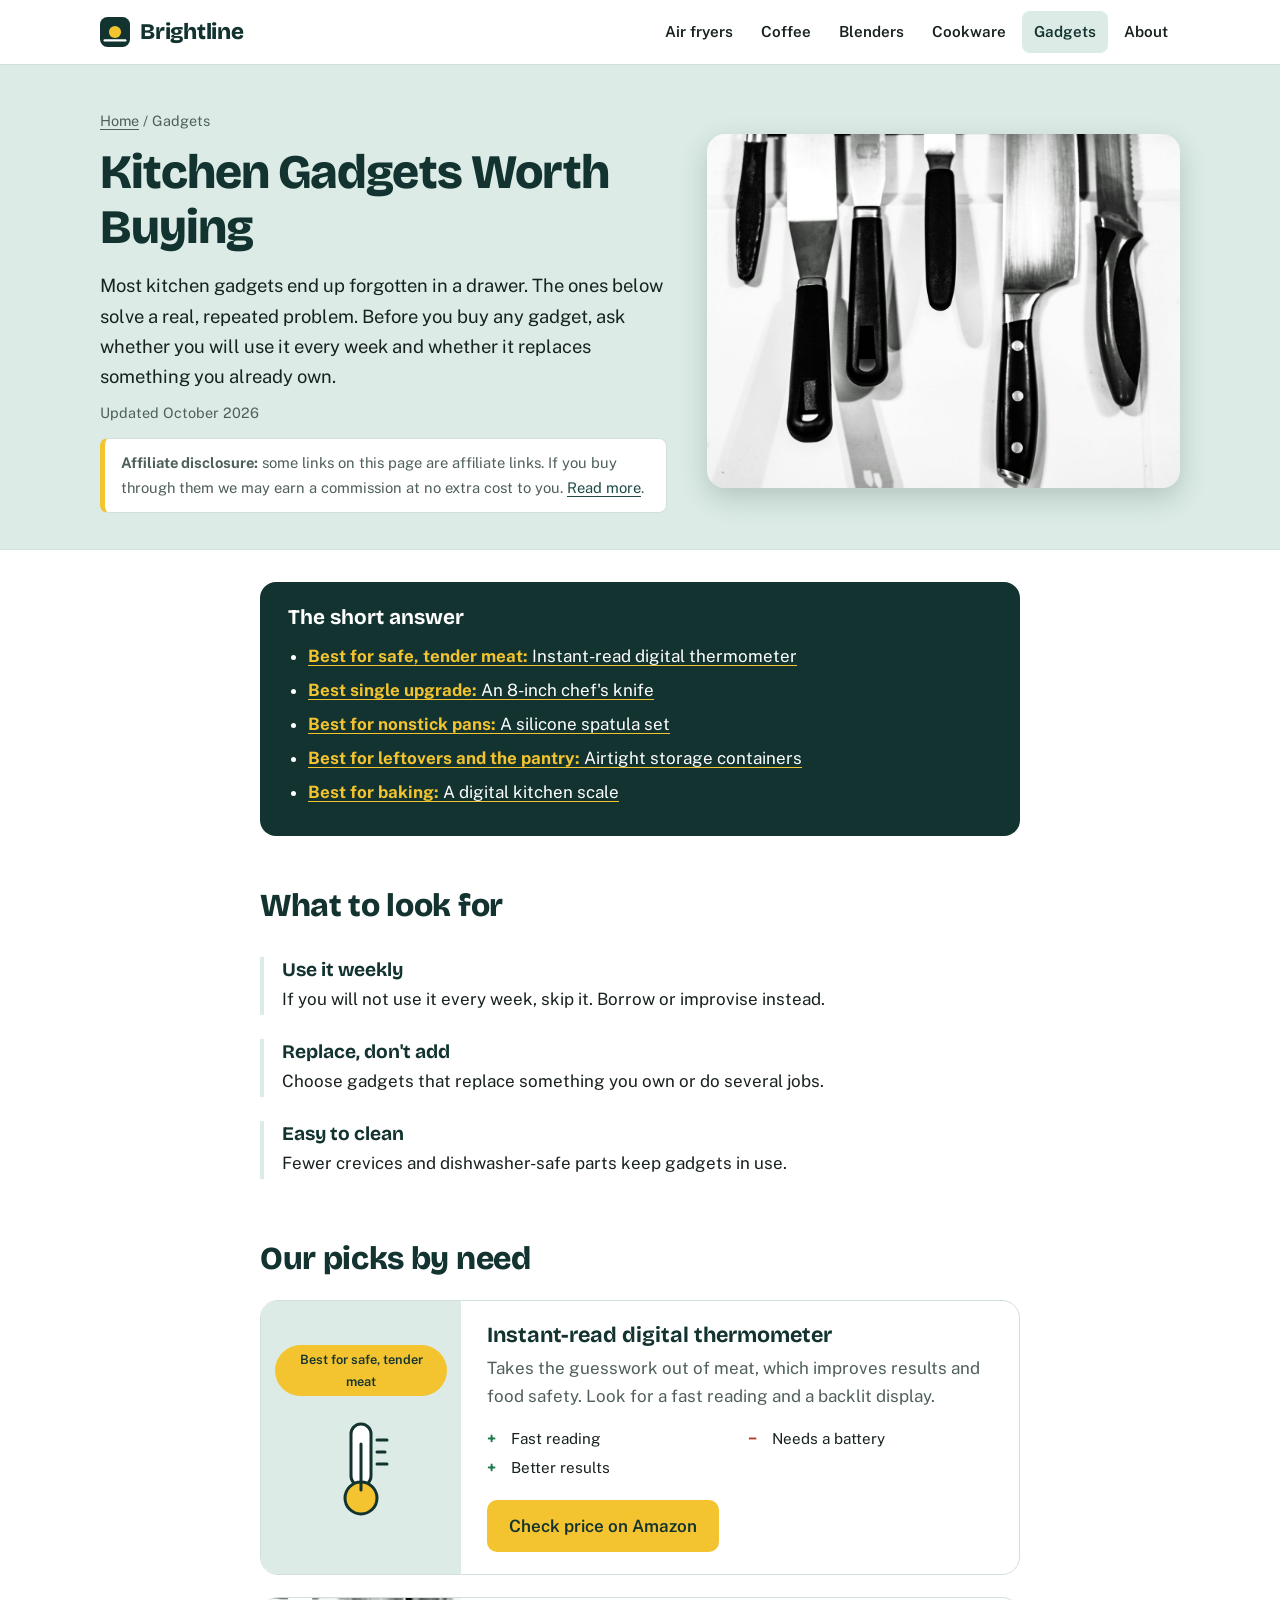
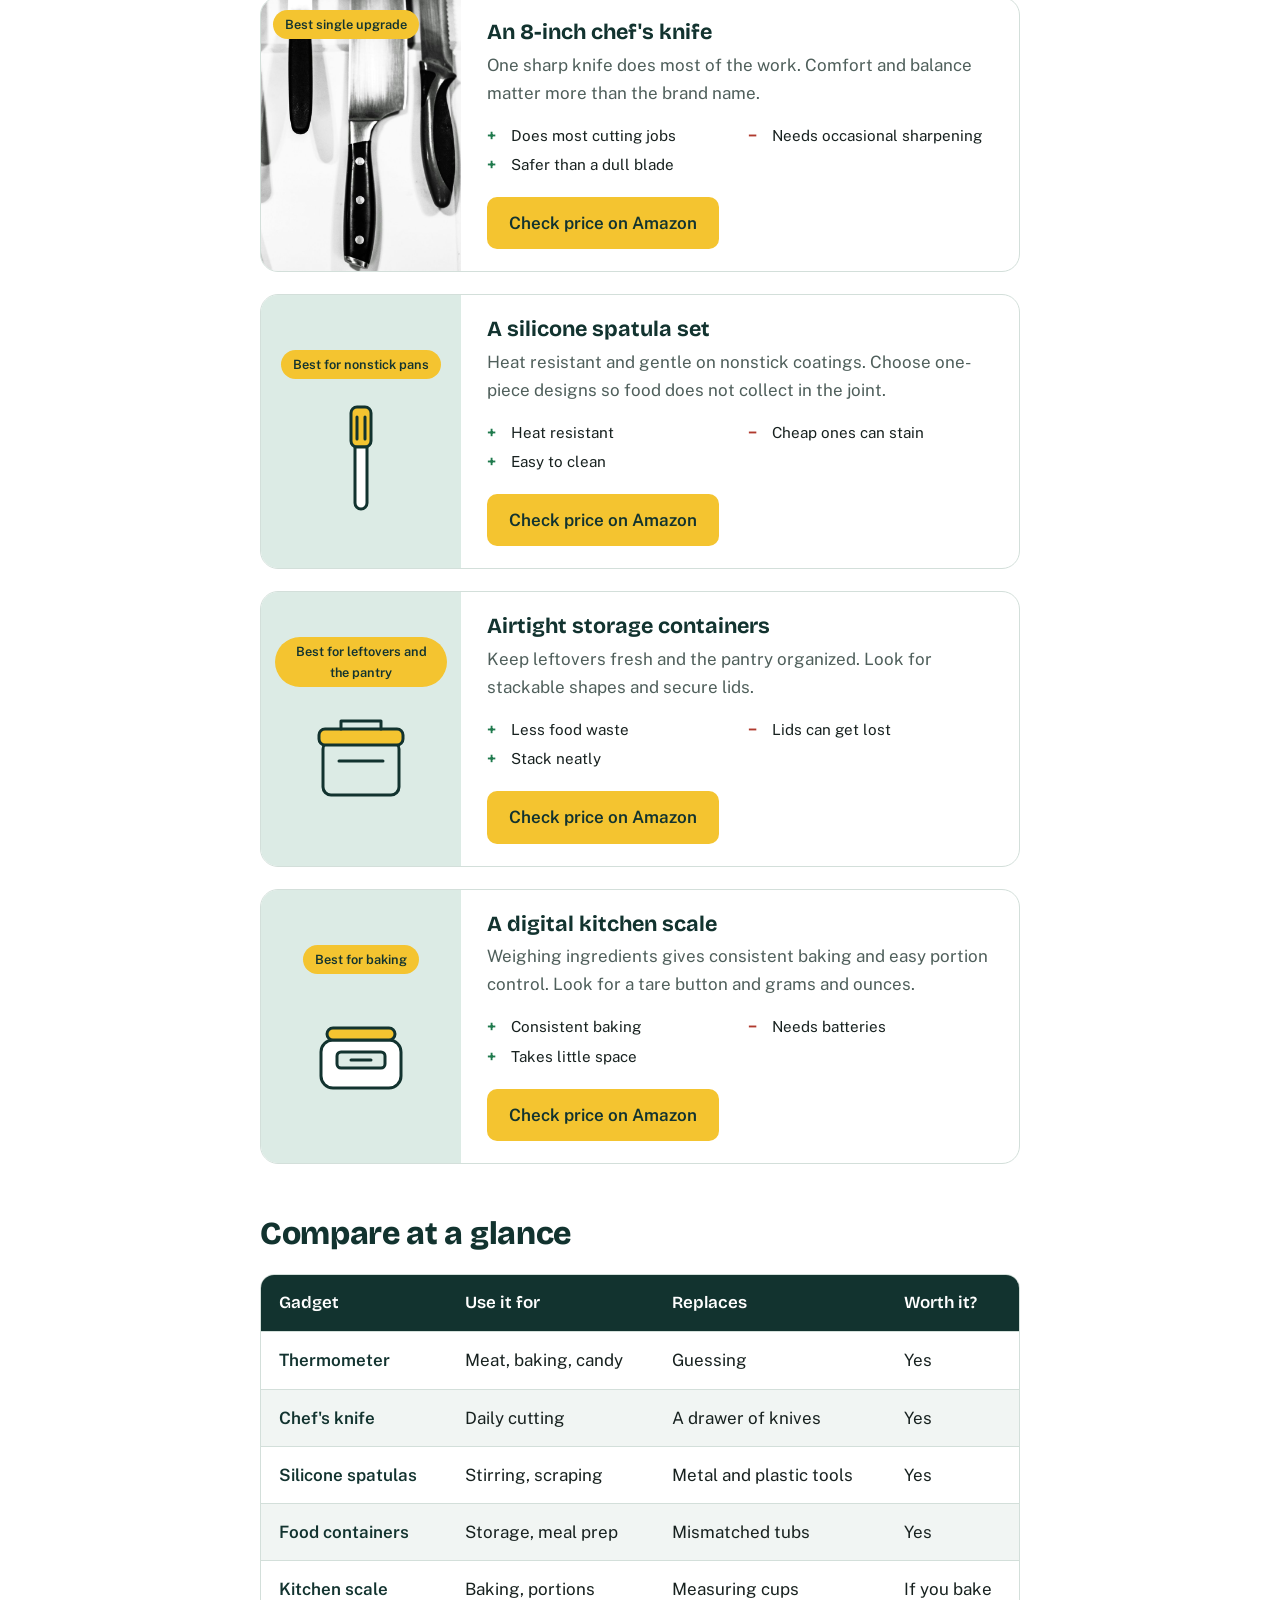
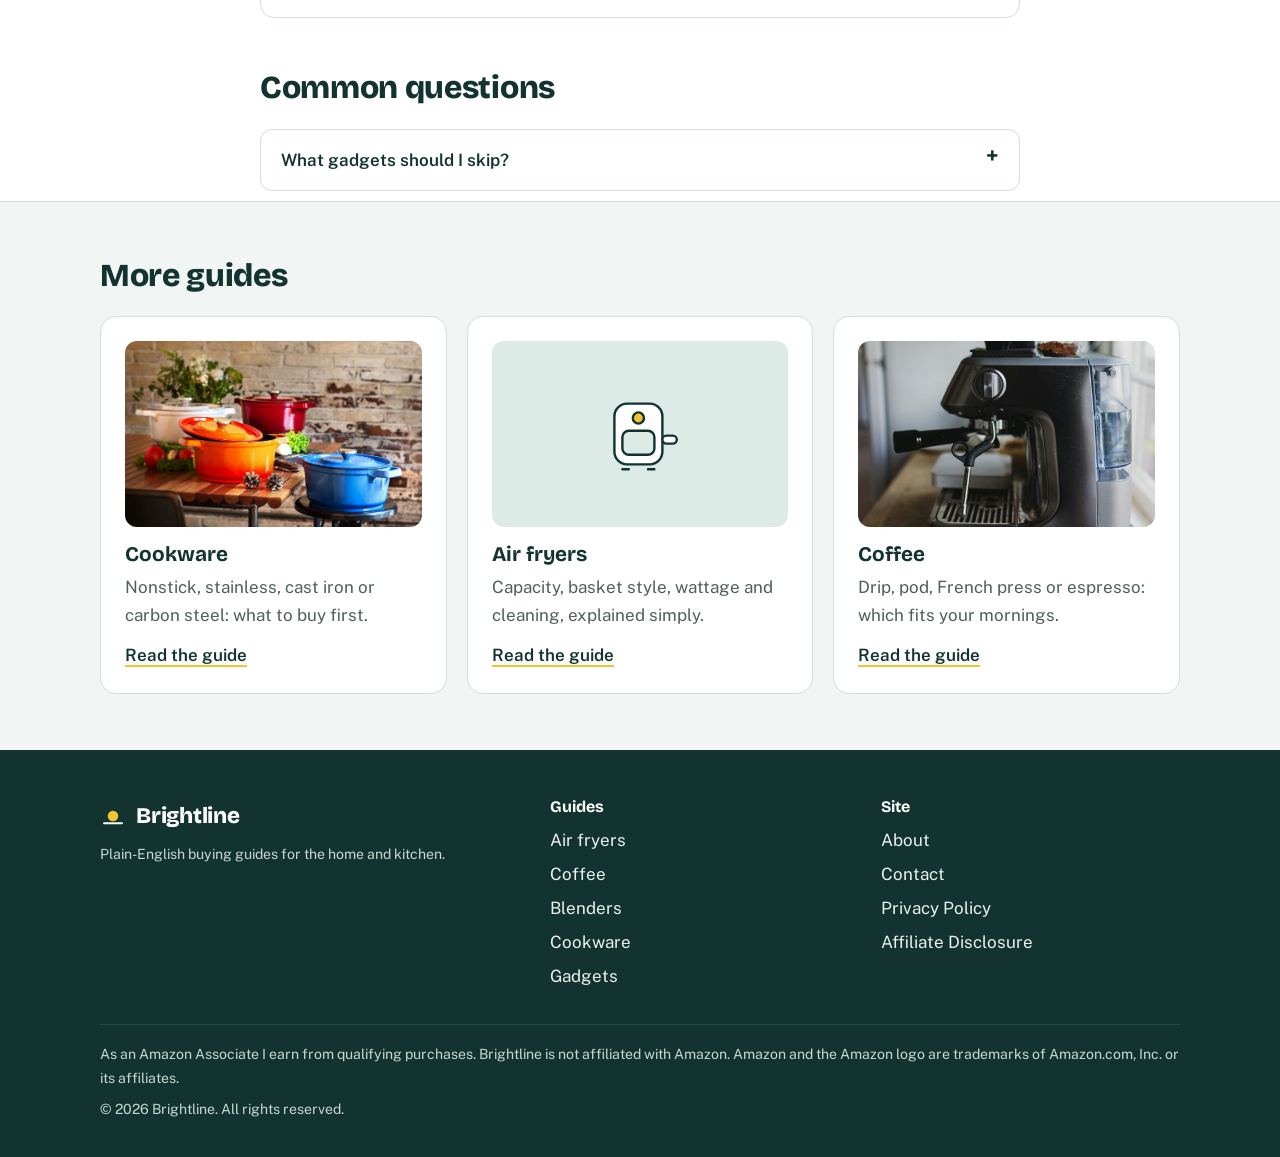
<file: kitchen-gadgets.html>
<!DOCTYPE html>
<html lang="en">
<head>
<meta charset="UTF-8">
<meta name="viewport" content="width=device-width, initial-scale=1">
<title>Kitchen Gadgets Worth Buying | Brightline</title>
<meta name="description" content="Useful kitchen gadgets that earn their drawer space, plus what to look for before you buy.">
<link rel="icon" href="assets/favicon.svg" type="image/svg+xml">
<link rel="preconnect" href="https://fonts.googleapis.com"><link rel="preconnect" href="https://fonts.gstatic.com" crossorigin><link href="https://fonts.googleapis.com/css2?family=Bricolage+Grotesque:opsz,wght@12..96,600;12..96,800&amp;family=Public+Sans:wght@400;600&amp;display=swap" rel="stylesheet">
<link rel="stylesheet" href="style.css">
</head>
<body>
<header class="site"><div class="wrap bar">
<a class="brand" href="index.html"><img src="assets/favicon.svg" alt="" width="30" height="30"><span>Brightline</span></a>
<nav aria-label="Main"><a href="air-fryers.html">Air fryers</a><a href="coffee-makers.html">Coffee</a><a href="blenders.html">Blenders</a><a href="cookware.html">Cookware</a><a href="kitchen-gadgets.html" aria-current="page">Gadgets</a><a href="about.html">About</a></nav>
</div></header>
<main>
<div class="guide-head"><div class="wrap headgrid">
<div class="headtext">
<p class="crumbs"><a href="index.html">Home</a> / Gadgets</p>
<h1>Kitchen Gadgets Worth Buying</h1>
<p class="lede">Most kitchen gadgets end up forgotten in a drawer. The ones below solve a real, repeated problem. Before you buy any gadget, ask whether you will use it every week and whether it replaces something you already own.</p>
<p class="meta">Updated October 2026</p>
<p class="notice"><strong>Affiliate disclosure:</strong> some links on this page are affiliate links. If you buy through them we may earn a commission at no extra cost to you. <a href="disclosure.html">Read more</a>.</p>
</div>
<figure class="headphoto"><img src="assets/img/knives.jpg" alt="Kitchen knives and spatulas hanging from a magnetic rack" style="object-position:70% 40%"></figure>
</div></div>
<div class="wrap narrow">
<aside class="quick" aria-label="Quick answer"><h2>The short answer</h2><ul><li><a href="#pick0"><strong>Best for safe, tender meat:</strong> Instant-read digital thermometer</a></li><li><a href="#pick1"><strong>Best single upgrade:</strong> An 8-inch chef's knife</a></li><li><a href="#pick2"><strong>Best for nonstick pans:</strong> A silicone spatula set</a></li><li><a href="#pick3"><strong>Best for leftovers and the pantry:</strong> Airtight storage containers</a></li><li><a href="#pick4"><strong>Best for baking:</strong> A digital kitchen scale</a></li></ul></aside>
<h2 class="sec">What to look for</h2>
<div class="crit-wrap"><section class="crit"><h3>Use it weekly</h3><p>If you will not use it every week, skip it. Borrow or improvise instead.</p></section><section class="crit"><h3>Replace, don't add</h3><p>Choose gadgets that replace something you own or do several jobs.</p></section><section class="crit"><h3>Easy to clean</h3><p>Fewer crevices and dishwasher-safe parts keep gadgets in use.</p></section></div>
<h2 class="sec">Our picks by need</h2>
<article class="pick" id="pick0">
<div class="pick-art"><span class="badge">Best for safe, tender meat</span><img src="assets/icon-thermometer.svg" alt="" width="120" height="120"></div>
<div class="pick-body"><h3>Instant-read digital thermometer</h3><p>Takes the guesswork out of meat, which improves results and food safety. Look for a fast reading and a backlit display.</p>
<div class="pc"><ul class="pros" aria-label="Good"> <li>Fast reading</li><li>Better results</li></ul><ul class="cons" aria-label="Trade-offs"><li>Needs a battery</li></ul></div>
<a class="btn" href="https://www.amazon.com/s?k=instant+read+meat+thermometer&tag=YOUR-TAG-20" rel="nofollow sponsored noopener" target="_blank">Check price on Amazon</a></div>
</article><article class="pick" id="pick1">
<div class="pick-art photo"><img src="assets/img/knives.jpg" alt="A chef's knife and other kitchen tools" loading="lazy" style="object-position:82% 50%"><span class="badge">Best single upgrade</span></div>
<div class="pick-body"><h3>An 8-inch chef's knife</h3><p>One sharp knife does most of the work. Comfort and balance matter more than the brand name.</p>
<div class="pc"><ul class="pros" aria-label="Good"> <li>Does most cutting jobs</li><li>Safer than a dull blade</li></ul><ul class="cons" aria-label="Trade-offs"><li>Needs occasional sharpening</li></ul></div>
<a class="btn" href="https://www.amazon.com/s?k=chef+knife+8+inch&tag=YOUR-TAG-20" rel="nofollow sponsored noopener" target="_blank">Check price on Amazon</a></div>
</article><article class="pick" id="pick2">
<div class="pick-art"><span class="badge">Best for nonstick pans</span><img src="assets/icon-spatula.svg" alt="" width="120" height="120"></div>
<div class="pick-body"><h3>A silicone spatula set</h3><p>Heat resistant and gentle on nonstick coatings. Choose one-piece designs so food does not collect in the joint.</p>
<div class="pc"><ul class="pros" aria-label="Good"> <li>Heat resistant</li><li>Easy to clean</li></ul><ul class="cons" aria-label="Trade-offs"><li>Cheap ones can stain</li></ul></div>
<a class="btn" href="https://www.amazon.com/s?k=silicone+spatula+set&tag=YOUR-TAG-20" rel="nofollow sponsored noopener" target="_blank">Check price on Amazon</a></div>
</article><article class="pick" id="pick3">
<div class="pick-art"><span class="badge">Best for leftovers and the pantry</span><img src="assets/icon-container.svg" alt="" width="120" height="120"></div>
<div class="pick-body"><h3>Airtight storage containers</h3><p>Keep leftovers fresh and the pantry organized. Look for stackable shapes and secure lids.</p>
<div class="pc"><ul class="pros" aria-label="Good"> <li>Less food waste</li><li>Stack neatly</li></ul><ul class="cons" aria-label="Trade-offs"><li>Lids can get lost</li></ul></div>
<a class="btn" href="https://www.amazon.com/s?k=airtight+food+storage+containers&tag=YOUR-TAG-20" rel="nofollow sponsored noopener" target="_blank">Check price on Amazon</a></div>
</article><article class="pick" id="pick4">
<div class="pick-art"><span class="badge">Best for baking</span><img src="assets/icon-scale.svg" alt="" width="120" height="120"></div>
<div class="pick-body"><h3>A digital kitchen scale</h3><p>Weighing ingredients gives consistent baking and easy portion control. Look for a tare button and grams and ounces.</p>
<div class="pc"><ul class="pros" aria-label="Good"> <li>Consistent baking</li><li>Takes little space</li></ul><ul class="cons" aria-label="Trade-offs"><li>Needs batteries</li></ul></div>
<a class="btn" href="https://www.amazon.com/s?k=digital+kitchen+scale&tag=YOUR-TAG-20" rel="nofollow sponsored noopener" target="_blank">Check price on Amazon</a></div>
</article>
<h2 class="sec">Compare at a glance</h2>
<div class="tablewrap"><table><thead><tr><th scope="col">Gadget</th><th scope="col">Use it for</th><th scope="col">Replaces</th><th scope="col">Worth it?</th></tr></thead><tbody><tr><th scope="row">Thermometer</th><td>Meat, baking, candy</td><td>Guessing</td><td>Yes</td></tr><tr><th scope="row">Chef's knife</th><td>Daily cutting</td><td>A drawer of knives</td><td>Yes</td></tr><tr><th scope="row">Silicone spatulas</th><td>Stirring, scraping</td><td>Metal and plastic tools</td><td>Yes</td></tr><tr><th scope="row">Food containers</th><td>Storage, meal prep</td><td>Mismatched tubs</td><td>Yes</td></tr><tr><th scope="row">Kitchen scale</th><td>Baking, portions</td><td>Measuring cups</td><td>If you bake</td></tr></tbody></table></div>
<h2 class="sec">Common questions</h2>
<div class="faq"><details><summary>What gadgets should I skip?</summary><p>Single-purpose tools such as egg-shaped cookers or specialty slicers usually duplicate what a knife or pan already does.</p></details></div>
</div>
<section class="band"><div class="wrap"><h2 class="sec">More guides</h2><div class="gcards"><a class="gcard" href="cookware.html"><div class="gmedia"><img src="assets/img/dutch-ovens.jpg" alt="Colorful enameled cast-iron pots" loading="lazy" style="object-position:50% 60%"></div><h3>Cookware</h3><p>Nonstick, stainless, cast iron or carbon steel: what to buy first.</p><span class="more">Read the guide</span></a><a class="gcard" href="air-fryers.html"><div class="gmedia icon"><img src="assets/icon-airfryer.svg" alt="" width="96" height="96"></div><h3>Air fryers</h3><p>Capacity, basket style, wattage and cleaning, explained simply.</p><span class="more">Read the guide</span></a><a class="gcard" href="coffee-makers.html"><div class="gmedia"><img src="assets/img/coffee.jpg" alt="An espresso machine on a wooden counter" loading="lazy" style="object-position:50% 60%"></div><h3>Coffee</h3><p>Drip, pod, French press or espresso: which fits your mornings.</p><span class="more">Read the guide</span></a></div></div></section>
</main><footer class="site"><div class="wrap">
<div class="fcols">
<div><a class="brand light" href="index.html"><img src="assets/favicon.svg" alt="" width="26" height="26"><span>Brightline</span></a>
<p class="fine">Plain-English buying guides for the home and kitchen.</p></div>
<div><h2>Guides</h2><ul><li><a href="air-fryers.html">Air fryers</a></li><li><a href="coffee-makers.html">Coffee</a></li><li><a href="blenders.html">Blenders</a></li><li><a href="cookware.html">Cookware</a></li><li><a href="kitchen-gadgets.html">Gadgets</a></li></ul></div>
<div><h2>Site</h2><ul><li><a href="about.html">About</a></li><li><a href="contact.html">Contact</a></li><li><a href="privacy.html">Privacy Policy</a></li><li><a href="disclosure.html">Affiliate Disclosure</a></li></ul></div>
</div>
<p class="fine disc">As an Amazon Associate I earn from qualifying purchases. Brightline is not affiliated with Amazon. Amazon and the Amazon logo are trademarks of Amazon.com, Inc. or its affiliates.</p>
<p class="fine">&copy; 2026 Brightline. All rights reserved.</p>
</div></footer>
</body>
</html>
</file>
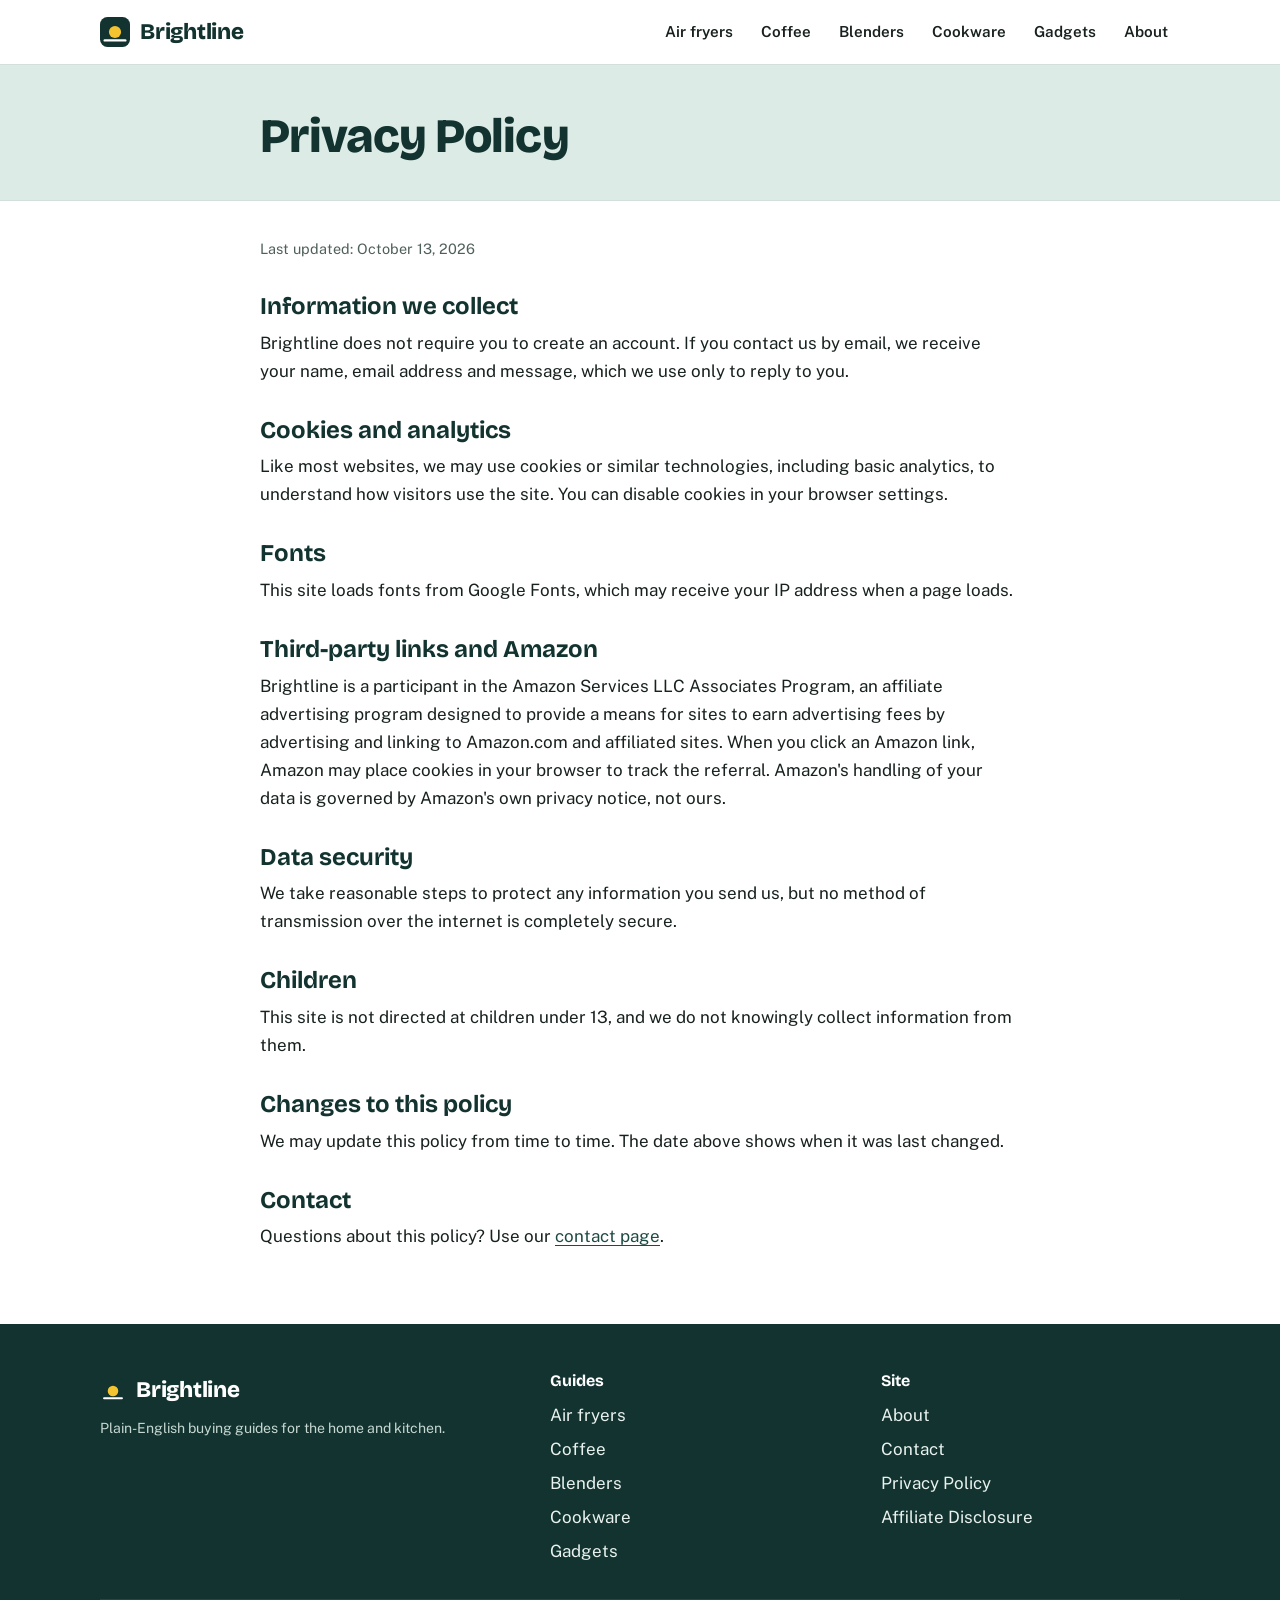
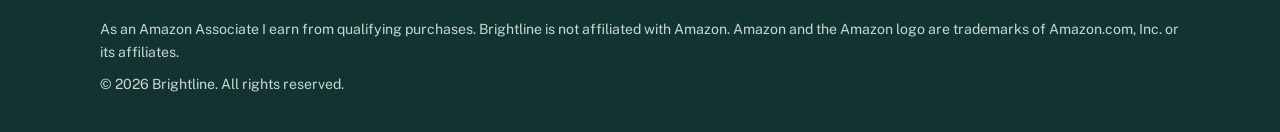
<file: privacy.html>
<!DOCTYPE html>
<html lang="en">
<head>
<meta charset="UTF-8">
<meta name="viewport" content="width=device-width, initial-scale=1">
<title>Privacy Policy | Brightline</title>
<meta name="description" content="How Brightline handles visitor information, cookies and third-party links.">
<link rel="icon" href="assets/favicon.svg" type="image/svg+xml">
<link rel="preconnect" href="https://fonts.googleapis.com"><link rel="preconnect" href="https://fonts.gstatic.com" crossorigin><link href="https://fonts.googleapis.com/css2?family=Bricolage+Grotesque:opsz,wght@12..96,600;12..96,800&amp;family=Public+Sans:wght@400;600&amp;display=swap" rel="stylesheet">
<link rel="stylesheet" href="style.css">
</head>
<body>
<header class="site"><div class="wrap bar">
<a class="brand" href="index.html"><img src="assets/favicon.svg" alt="" width="30" height="30"><span>Brightline</span></a>
<nav aria-label="Main"><a href="air-fryers.html">Air fryers</a><a href="coffee-makers.html">Coffee</a><a href="blenders.html">Blenders</a><a href="cookware.html">Cookware</a><a href="kitchen-gadgets.html">Gadgets</a><a href="about.html">About</a></nav>
</div></header>
<main><div class="guide-head"><div class="wrap narrow"><h1>Privacy Policy</h1></div></div><div class="wrap narrow prose">
<p class="meta">Last updated: October 13, 2026</p>
<h2>Information we collect</h2>
<p>Brightline does not require you to create an account. If you contact us by email, we receive your name, email address and message, which we use only to reply to you.</p>
<h2>Cookies and analytics</h2>
<p>Like most websites, we may use cookies or similar technologies, including basic analytics, to understand how visitors use the site. You can disable cookies in your browser settings.</p>
<h2>Fonts</h2>
<p>This site loads fonts from Google Fonts, which may receive your IP address when a page loads.</p>
<h2>Third-party links and Amazon</h2>
<p>Brightline is a participant in the Amazon Services LLC Associates Program, an affiliate advertising program designed to provide a means for sites to earn advertising fees by advertising and linking to Amazon.com and affiliated sites. When you click an Amazon link, Amazon may place cookies in your browser to track the referral. Amazon's handling of your data is governed by Amazon's own privacy notice, not ours.</p>
<h2>Data security</h2>
<p>We take reasonable steps to protect any information you send us, but no method of transmission over the internet is completely secure.</p>
<h2>Children</h2>
<p>This site is not directed at children under 13, and we do not knowingly collect information from them.</p>
<h2>Changes to this policy</h2>
<p>We may update this policy from time to time. The date above shows when it was last changed.</p>
<h2>Contact</h2>
<p>Questions about this policy? Use our <a href="contact.html">contact page</a>.</p></div></main><footer class="site"><div class="wrap">
<div class="fcols">
<div><a class="brand light" href="index.html"><img src="assets/favicon.svg" alt="" width="26" height="26"><span>Brightline</span></a>
<p class="fine">Plain-English buying guides for the home and kitchen.</p></div>
<div><h2>Guides</h2><ul><li><a href="air-fryers.html">Air fryers</a></li><li><a href="coffee-makers.html">Coffee</a></li><li><a href="blenders.html">Blenders</a></li><li><a href="cookware.html">Cookware</a></li><li><a href="kitchen-gadgets.html">Gadgets</a></li></ul></div>
<div><h2>Site</h2><ul><li><a href="about.html">About</a></li><li><a href="contact.html">Contact</a></li><li><a href="privacy.html">Privacy Policy</a></li><li><a href="disclosure.html">Affiliate Disclosure</a></li></ul></div>
</div>
<p class="fine disc">As an Amazon Associate I earn from qualifying purchases. Brightline is not affiliated with Amazon. Amazon and the Amazon logo are trademarks of Amazon.com, Inc. or its affiliates.</p>
<p class="fine">&copy; 2026 Brightline. All rights reserved.</p>
</div></footer>
</body>
</html>
</file>
<file: style.css>
:root{
  --pine:#12332F;--pine2:#1E4A44;--mint:#DCEBE5;--tile:#F1F5F3;--butter:#F4C430;--butter-d:#DDAE12;
  --ink:#17211F;--muted:#4F5F5B;--line:#D3DFDA;--white:#fff;
  --head:"Bricolage Grotesque","Trebuchet MS",system-ui,sans-serif;
  --body:"Public Sans","Segoe UI",system-ui,sans-serif;
}
*{box-sizing:border-box}
html{scroll-behavior:smooth}
@media (prefers-reduced-motion:reduce){html{scroll-behavior:auto}*{transition:none!important}}
body{margin:0;font-family:var(--body);color:var(--ink);background:var(--white);line-height:1.65;font-size:1.0625rem}
img{max-width:100%;height:auto}
a{color:var(--pine2);text-underline-offset:3px}
a:hover{color:var(--pine)}
:focus-visible{outline:3px solid var(--butter-d);outline-offset:3px;border-radius:4px}
h1,h2,h3{font-family:var(--head);color:var(--pine);line-height:1.15;margin:0}
.wrap{max-width:1120px;margin:0 auto;padding:0 20px}
.narrow{max-width:800px}
.sr{position:absolute;width:1px;height:1px;overflow:hidden;clip:rect(0 0 0 0)}

/* header */
header.site{background:var(--white);border-bottom:1px solid var(--line);position:sticky;top:0;z-index:10}
.bar{display:flex;align-items:center;justify-content:space-between;gap:16px;min-height:64px}
.brand{display:flex;align-items:center;gap:10px;font-family:var(--head);font-weight:800;font-size:1.4rem;color:var(--pine);text-decoration:none;letter-spacing:-.01em}
.brand.light{color:var(--white)}
header.site nav{display:flex;gap:4px;overflow-x:auto;scrollbar-width:none}
header.site nav::-webkit-scrollbar{display:none}
header.site nav a{padding:8px 12px;border-radius:8px;text-decoration:none;color:var(--ink);font-weight:600;font-size:.95rem;white-space:nowrap}
header.site nav a:hover{background:var(--tile)}
header.site nav a[aria-current="page"]{background:var(--mint);color:var(--pine)}

/* hero: kitchen backsplash tiles */
.hero{background-color:var(--pine);background-image:linear-gradient(var(--pine2) 1px,transparent 1px),linear-gradient(90deg,var(--pine2) 1px,transparent 1px);background-size:56px 56px;color:var(--white);padding:72px 0 80px}
.herogrid{display:grid;grid-template-columns:1.25fr 1fr;gap:48px;align-items:center}
.hero h1{color:var(--white);font-size:clamp(2.3rem,5.4vw,3.9rem);font-weight:800;letter-spacing:-.02em}
.hero .lede{color:#D6E5DF;font-size:1.2rem;max-width:34em;margin:20px 0 28px}
.chips{display:flex;flex-wrap:wrap;gap:10px}
.chips a{background:rgba(255,255,255,.1);color:var(--white);border:1px solid rgba(255,255,255,.35);padding:8px 16px;border-radius:999px;text-decoration:none;font-weight:600;font-size:.95rem}
.chips a:hover{background:var(--butter);border-color:var(--butter);color:var(--pine)}
.spot{color:var(--ink);border-radius:20px;overflow:hidden;box-shadow:0 18px 40px rgba(0,0,0,.28);position:relative;min-height:500px;display:flex;align-items:flex-end}
.spot>img{position:absolute;inset:0;width:100%;height:100%;object-fit:cover;object-position:50% 70%}
.spotcap{position:relative;background:var(--white);margin:16px;border-radius:14px;padding:22px}
.spot h2{font-size:1.45rem;margin:10px 0 8px}
.spot p{color:var(--muted);margin:0 0 18px}
.badge{display:inline-block;background:var(--butter);color:var(--pine);font-weight:600;font-size:.85rem;padding:4px 12px;border-radius:999px}

/* buttons */
.btn{display:inline-block;background:var(--butter);color:var(--pine);font-weight:600;padding:12px 22px;border-radius:10px;text-decoration:none;border:0;font:inherit;font-weight:600;cursor:pointer;transition:background .15s}
.btn:hover{background:var(--butter-d);color:var(--pine)}

/* trust */
.trust{background:var(--tile);border-bottom:1px solid var(--line)}
.trustgrid{display:grid;grid-template-columns:repeat(3,1fr);gap:28px;padding-top:28px;padding-bottom:28px}
.trustgrid div{display:flex;gap:14px;align-items:flex-start}
.trustgrid p{margin:0;font-size:.97rem;color:var(--muted)}
.trustgrid strong{color:var(--pine)}

/* sections */
.pad{padding:64px 0}
.band{background:var(--tile);padding:56px 0;border-top:1px solid var(--line)}
.sec{font-size:clamp(1.5rem,3vw,2rem);margin:0 0 22px;font-weight:800;letter-spacing:-.01em}
.wrap.narrow .sec{margin-top:52px}
.wrap.narrow > .sec:first-child{margin-top:0}
.band .sec,.pad .sec{margin-top:0}

/* guide cards */
.gcards{display:grid;grid-template-columns:repeat(3,1fr);gap:20px}
.gcards.five{grid-template-columns:repeat(6,1fr)}
.gcards.five .gcard{grid-column:span 2}
.gcards.five .gcard:nth-child(1),.gcards.five .gcard:nth-child(2){grid-column:span 3}
.gcard{display:block;background:var(--white);border:1px solid var(--line);border-radius:16px;padding:24px;text-decoration:none;color:var(--ink);transition:border-color .15s,transform .15s}
.gcard:hover{border-color:var(--pine);transform:translateY(-2px);color:var(--ink)}
.gmedia{aspect-ratio:16/10;border-radius:12px;overflow:hidden;background:var(--mint);margin-bottom:16px}
.gmedia img{width:100%;height:100%;object-fit:cover;display:block}
.gmedia.icon{display:grid;place-items:center}
.gmedia.icon img{width:96px;height:96px;object-fit:contain}
.gcard h3{font-size:1.3rem;margin-bottom:6px}
.gcard p{margin:0 0 12px;color:var(--muted)}
.gcard .more{font-weight:600;color:var(--pine);border-bottom:2px solid var(--butter)}

/* tables */
.tablewrap{position:relative;overflow-x:auto;border:1px solid var(--line);border-radius:14px;background:var(--white)}
table{border-collapse:collapse;width:100%;min-width:520px}
th,td{text-align:left;padding:14px 18px;border-bottom:1px solid var(--line);vertical-align:top}
thead th{background:var(--pine);color:var(--white);font-family:var(--head);font-weight:600}
tbody th{font-weight:600;color:var(--pine)}
tbody tr:last-child th,tbody tr:last-child td{border-bottom:0}
tbody tr:nth-child(even){background:var(--tile)}

/* guide pages */
.guide-head{background:var(--mint);padding:44px 0 36px;border-bottom:1px solid var(--line)}
.guide-head h1{font-size:clamp(2rem,4.6vw,3rem);font-weight:800;letter-spacing:-.02em}
.crumbs{margin:0 0 12px;font-size:.9rem;color:var(--muted)}
.crumbs a{color:var(--muted)}
.lede{font-size:1.15rem}
.headgrid{display:grid;grid-template-columns:1.2fr 1fr;gap:40px;align-items:center}
.headphoto{margin:0;border-radius:18px;overflow:hidden;aspect-ratio:4/3;box-shadow:0 10px 28px rgba(18,51,47,.2)}
.headphoto img{width:100%;height:100%;object-fit:cover;display:block}
.guide-head .lede{margin:16px 0 8px;color:var(--ink)}
.meta{color:var(--muted);font-size:.9rem;margin:0 0 14px}
.notice{background:var(--white);border:1px solid var(--line);border-left:5px solid var(--butter);border-radius:8px;padding:12px 16px;margin:14px 0 0;font-size:.92rem;color:var(--muted)}
.quick{background:var(--pine);color:var(--white);border-radius:16px;padding:24px 28px;margin:32px 0 8px}
.quick h2{color:var(--white);font-size:1.3rem;margin-bottom:12px}
.quick ul{margin:0;padding-left:20px}
.quick li{margin:6px 0}
.quick a{color:#fff;text-decoration-color:var(--butter)}
.quick strong{color:var(--butter)}
.crit-wrap{display:grid;gap:4px}
.crit{border-left:4px solid var(--mint);padding:2px 0 2px 18px;margin:10px 0}
.crit h3{font-size:1.2rem;margin-bottom:4px}
.crit p,.crit ul{margin:0}
.crit ul{padding-left:20px}

/* pick cards: the memorable element */
.pick{display:grid;grid-template-columns:200px 1fr;border:1px solid var(--line);border-radius:18px;overflow:hidden;margin:22px 0;background:var(--white)}
.pick-art{background:var(--mint);display:flex;flex-direction:column;align-items:center;justify-content:center;gap:14px;padding:22px 14px;text-align:center}
.pick-art .badge{font-size:.8rem}
.pick-art.photo{position:relative;padding:0;min-height:230px;justify-content:flex-start;align-items:flex-start}
.pick-art.photo img{position:absolute;inset:0;width:100%;height:100%;object-fit:cover}
.pick-art.photo .badge{position:relative;margin:12px}
.pick-body{padding:22px 26px}
.pick-body h3{font-size:1.35rem;margin-bottom:6px}
.pick-body p{margin:0 0 12px;color:var(--muted)}
.pc{display:grid;grid-template-columns:1fr 1fr;gap:16px;margin-bottom:16px}
.pc ul{list-style:none;margin:0;padding:0;font-size:.95rem}
.pc li{padding-left:24px;position:relative;margin:4px 0}
.pros li::before,.cons li::before{position:absolute;left:0;font-weight:800}
.pros li::before{content:"+";color:#1F7A4D}
.cons li::before{content:"\2212";color:#B03A2E}

/* faq */
.faq details{border:1px solid var(--line);border-radius:12px;margin:10px 0;background:var(--white)}
.faq summary{cursor:pointer;padding:16px 20px;font-weight:600;color:var(--pine);list-style:none;display:flex;justify-content:space-between;gap:12px}
.faq summary::-webkit-details-marker{display:none}
.faq summary::after{content:"+";font-weight:800;font-size:1.3rem;line-height:1}
.faq details[open] summary::after{content:"\2212"}
.faq details p{margin:0;padding:0 20px 18px;color:var(--muted)}

/* prose pages */
.prose{padding-top:36px;padding-bottom:60px}
.prose h2{font-size:1.5rem;margin:32px 0 8px}
.prose p,.prose ul{margin:0 0 14px}
form label{display:block;font-weight:600;margin:16px 0 4px;color:var(--pine)}
form input,form textarea{width:100%;padding:12px;border:1px solid var(--line);border-radius:10px;font:inherit;background:var(--white)}

/* footer */
footer.site{background:var(--pine);color:#C7D8D2;padding:48px 0 28px}
footer.site a{color:#E9F2EE;text-decoration:none}
footer.site a:hover{color:var(--butter)}
.fcols{display:grid;grid-template-columns:1.4fr 1fr 1fr;gap:32px;margin-bottom:28px}
footer.site h2{color:var(--white);font-size:1rem;margin-bottom:10px}
footer.site ul{list-style:none;margin:0;padding:0}
footer.site li{margin:6px 0}
.fine{font-size:.88rem;margin:8px 0}
.disc{border-top:1px solid var(--pine2);padding-top:18px;margin-top:8px}

@media (max-width:860px){
  .herogrid{grid-template-columns:1fr;gap:44px}
  .trustgrid{grid-template-columns:1fr;gap:16px}
  .gcards,.gcards.five{grid-template-columns:1fr}
  .gcards.five .gcard,.gcards.five .gcard:nth-child(1),.gcards.five .gcard:nth-child(2){grid-column:auto}
  .headgrid{grid-template-columns:1fr;gap:24px}
  .headphoto{aspect-ratio:16/10}
  .spot{min-height:420px}
  .pick{grid-template-columns:1fr}
  .pick-art.photo{min-height:200px}
  .pick-art{flex-direction:row;justify-content:flex-start;padding:16px 20px}
  .pick-art:not(.photo) img{width:72px;height:72px}
  .pc{grid-template-columns:1fr}
  .fcols{grid-template-columns:1fr}
  .hero{padding:48px 0 56px}
  .bar{flex-wrap:wrap;padding-top:8px;padding-bottom:8px}
  header.site nav{width:100%}
}
</file>
